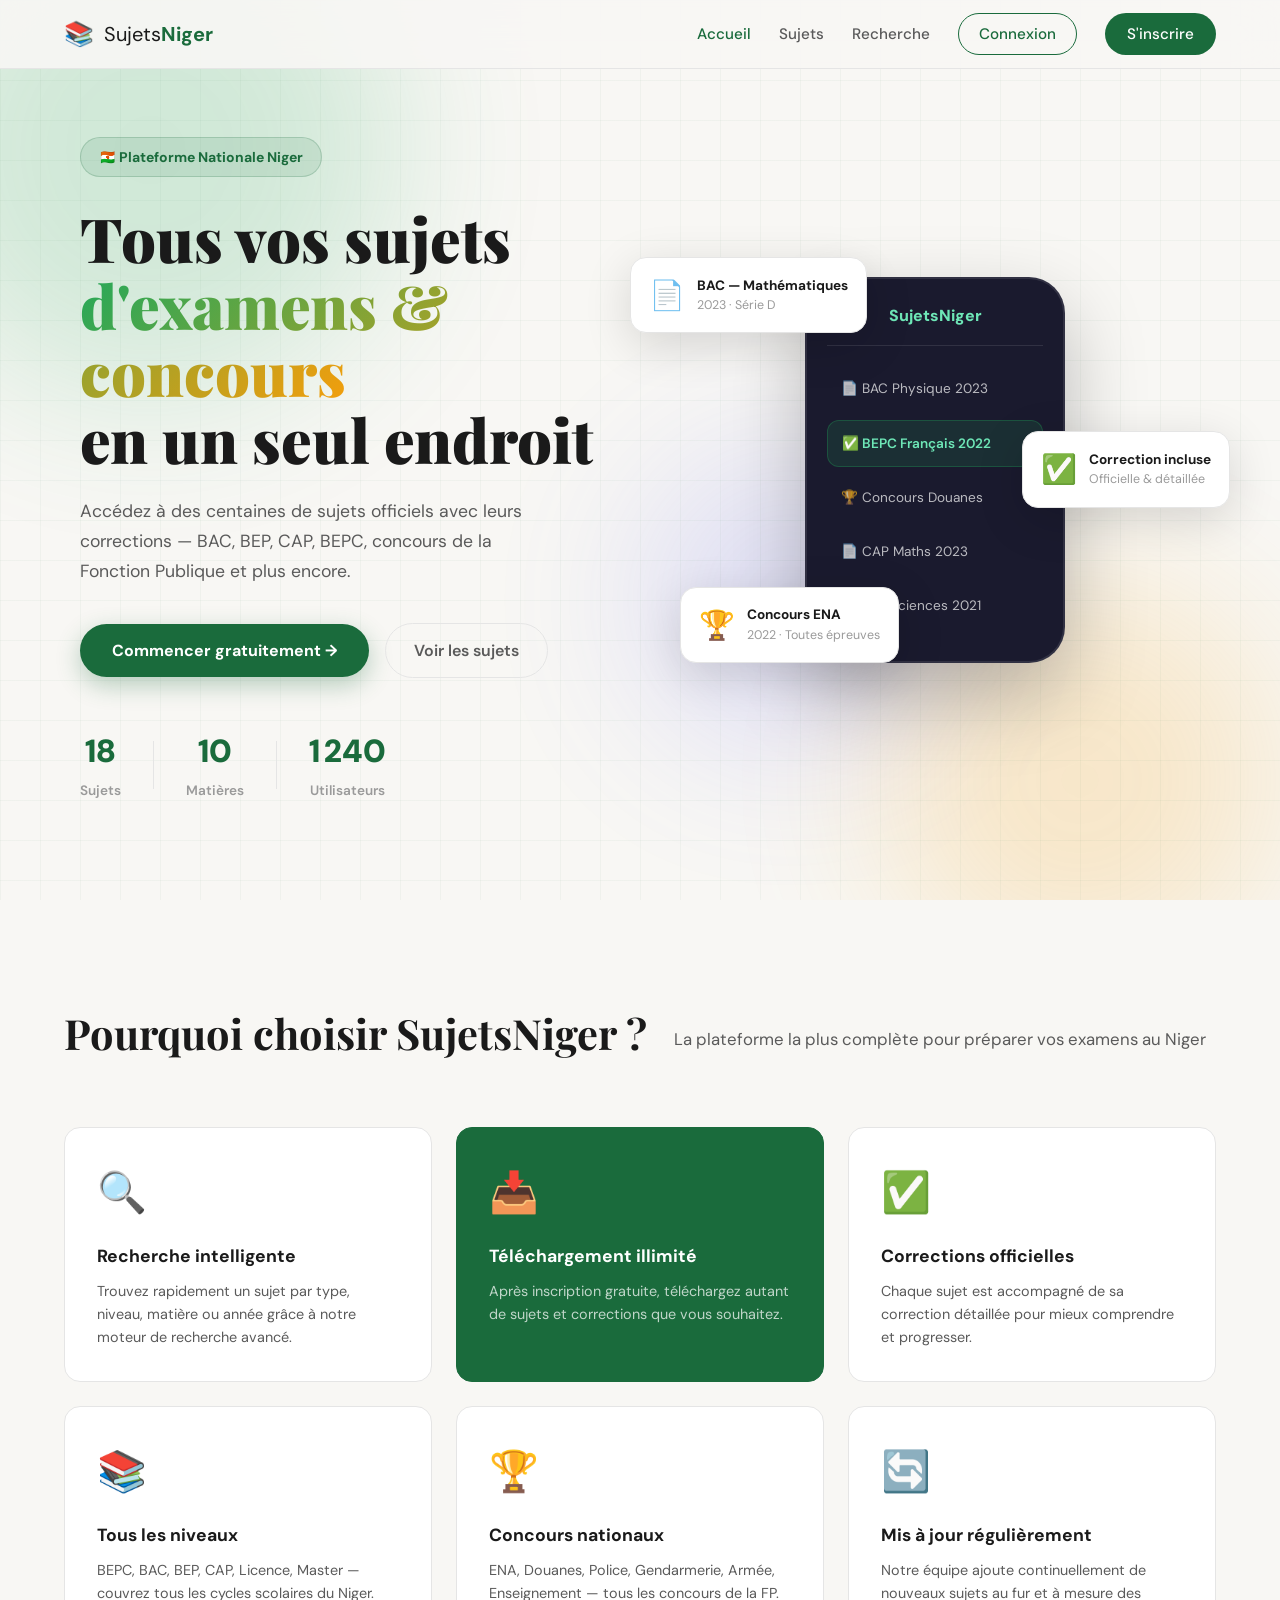
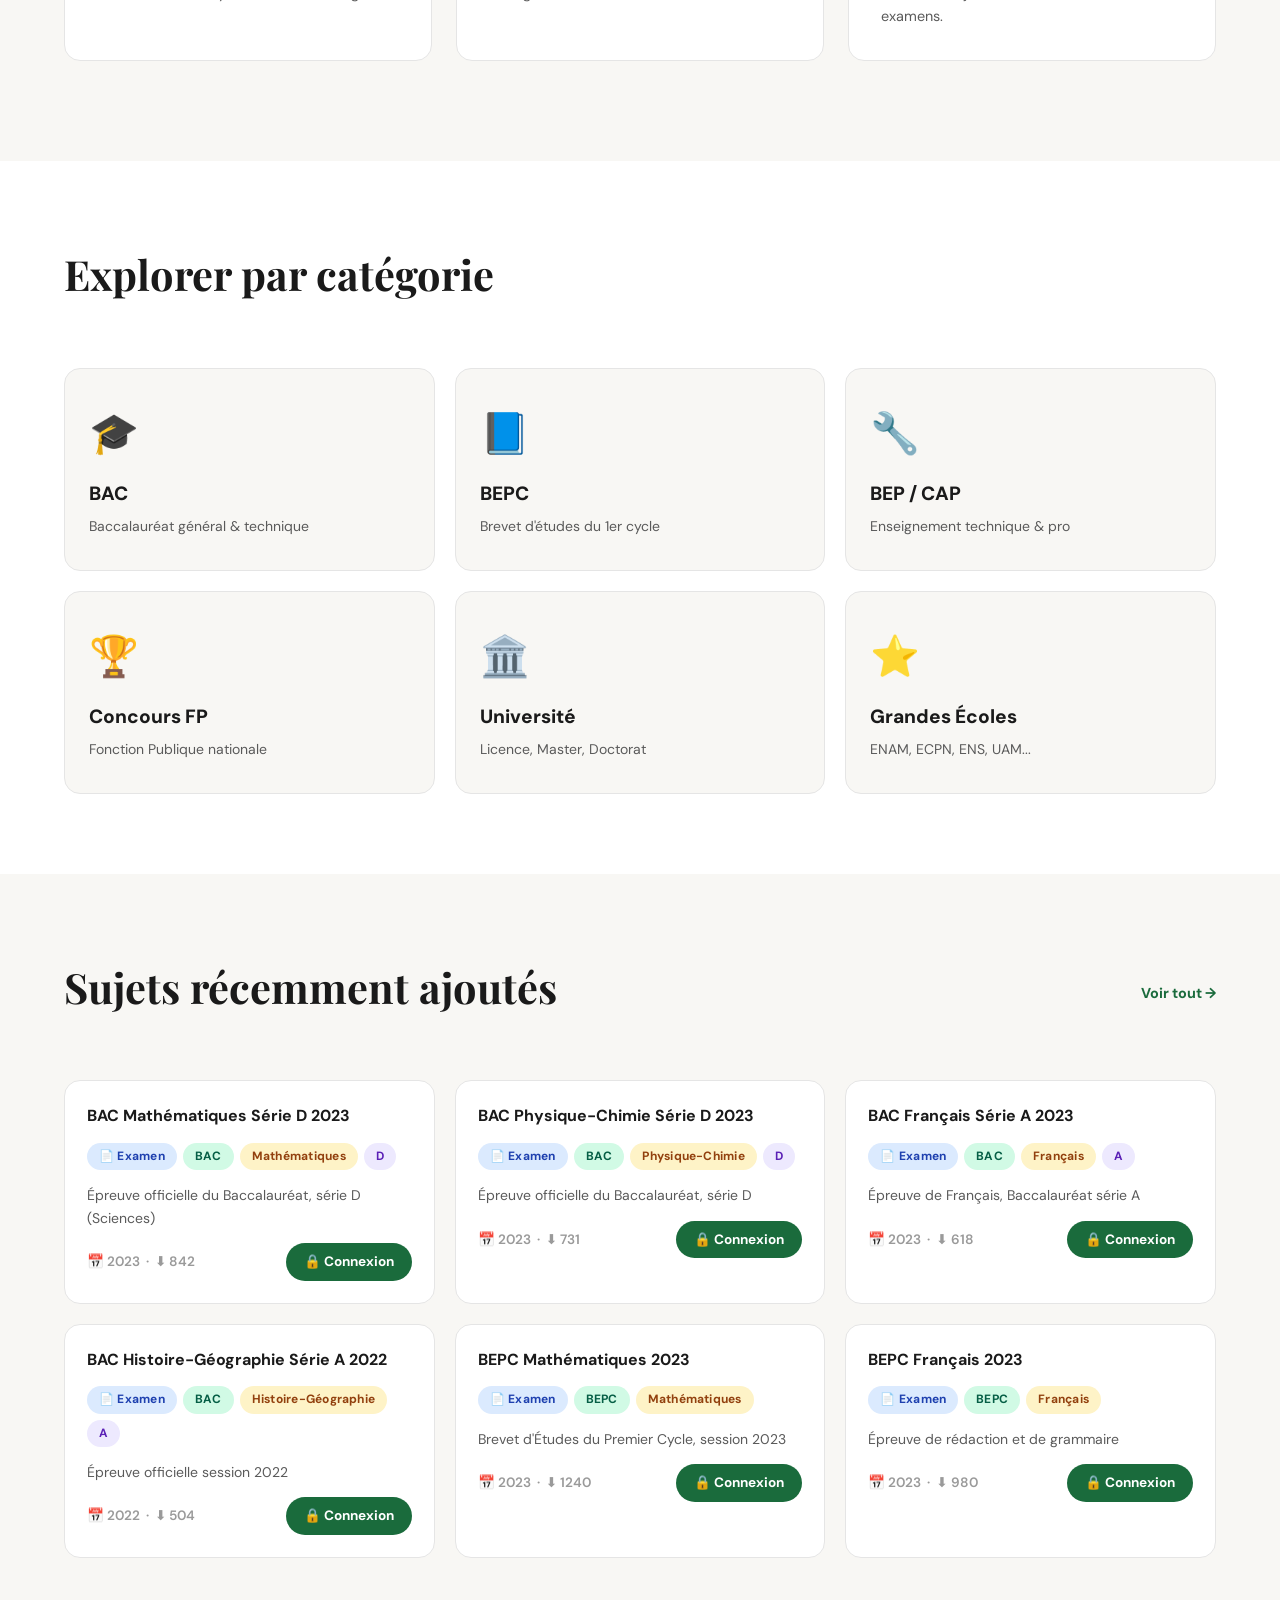
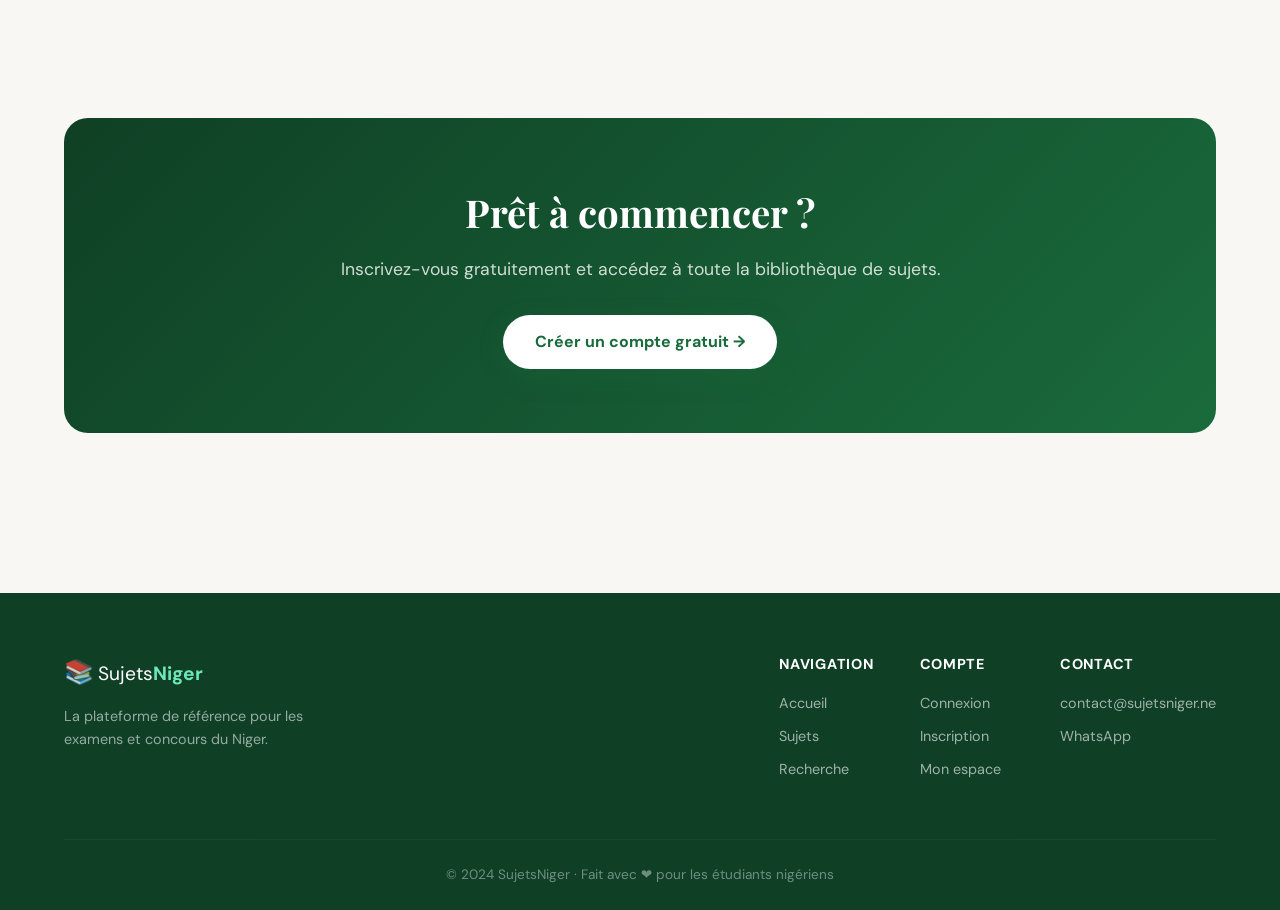
<file: index.html>
<!DOCTYPE html>
<html lang="fr">
<head>
  <meta charset="UTF-8">
  <meta name="viewport" content="width=device-width, initial-scale=1.0">
  <title>SujetsNiger — Examens & Concours</title>
  <link rel="stylesheet" href="main.css">
  <link rel="stylesheet" href="home.css">
  <link rel="preconnect" href="https://fonts.googleapis.com">
  <link href="https://fonts.googleapis.com/css2?family=Playfair+Display:wght@700;900&family=DM+Sans:wght@300;400;500;600&display=swap" rel="stylesheet">
</head>
<body>

<!-- NAV -->
<nav class="navbar" id="navbar">
  <div class="nav-inner">
    <a href="index.html" class="logo">
      <span class="logo-icon">📚</span>
      <span class="logo-text">Sujets<strong>Niger</strong></span>
    </a>
    <div class="nav-links" id="navLinks">
      <a href="index.html" class="active">Accueil</a>
      <a href="sujets.html">Sujets</a>
      <a href="recherche.html">Recherche</a>
      <a href="login.html" class="btn-outline">Connexion</a>
      <a href="register.html" class="btn-primary">S'inscrire</a>
    </div>
    <button class="burger" id="burger" aria-label="Menu">
      <span></span><span></span><span></span>
    </button>
  </div>
</nav>

<!-- HERO -->
<section class="hero">
  <div class="hero-bg">
    <div class="orb orb1"></div>
    <div class="orb orb2"></div>
    <div class="orb orb3"></div>
    <div class="grid-pattern"></div>
  </div>
  <div class="hero-content">
    <div class="hero-badge">🇳🇪 Plateforme Nationale Niger</div>
    <h1 class="hero-title">
      Tous vos sujets<br>
      <span class="gradient-text">d'examens & concours</span><br>
      en un seul endroit
    </h1>
    <p class="hero-sub">
      Accédez à des centaines de sujets officiels avec leurs corrections — 
      BAC, BEP, CAP, BEPC, concours de la Fonction Publique et plus encore.
    </p>
    <div class="hero-actions">
      <a href="register.html" class="btn-hero-primary">Commencer gratuitement →</a>
      <a href="sujets.html" class="btn-hero-ghost">Voir les sujets</a>
    </div>
    <div class="hero-stats">
      <div class="stat"><strong id="cnt-sujets">0</strong><span>Sujets</span></div>
      <div class="stat-sep"></div>
      <div class="stat"><strong id="cnt-matieres">0</strong><span>Matières</span></div>
      <div class="stat-sep"></div>
      <div class="stat"><strong id="cnt-users">0</strong><span>Utilisateurs</span></div>
    </div>
  </div>
  <div class="hero-visual">
    <div class="card-float card-f1">
      <span class="card-emoji">📄</span>
      <div>
        <div class="card-title">BAC — Mathématiques</div>
        <div class="card-sub">2023 · Série D</div>
      </div>
    </div>
    <div class="card-float card-f2">
      <span class="card-emoji">✅</span>
      <div>
        <div class="card-title">Correction incluse</div>
        <div class="card-sub">Officielle & détaillée</div>
      </div>
    </div>
    <div class="card-float card-f3">
      <span class="card-emoji">🏆</span>
      <div>
        <div class="card-title">Concours ENA</div>
        <div class="card-sub">2022 · Toutes épreuves</div>
      </div>
    </div>
    <div class="hero-phone">
      <div class="phone-screen">
        <div class="phone-header">SujetsNiger</div>
        <div class="phone-item">📄 BAC Physique 2023</div>
        <div class="phone-item active">✅ BEPC Français 2022</div>
        <div class="phone-item">🏆 Concours Douanes</div>
        <div class="phone-item">📄 CAP Maths 2023</div>
        <div class="phone-item">📄 BEP Sciences 2021</div>
      </div>
    </div>
  </div>
</section>

<!-- FEATURES -->
<section class="features">
  <div class="container">
    <div class="section-header">
      <h2>Pourquoi choisir SujetsNiger ?</h2>
      <p>La plateforme la plus complète pour préparer vos examens au Niger</p>
    </div>
    <div class="features-grid">
      <div class="feature-card">
        <div class="feature-icon">🔍</div>
        <h3>Recherche intelligente</h3>
        <p>Trouvez rapidement un sujet par type, niveau, matière ou année grâce à notre moteur de recherche avancé.</p>
      </div>
      <div class="feature-card featured">
        <div class="feature-icon">📥</div>
        <h3>Téléchargement illimité</h3>
        <p>Après inscription gratuite, téléchargez autant de sujets et corrections que vous souhaitez.</p>
      </div>
      <div class="feature-card">
        <div class="feature-icon">✅</div>
        <h3>Corrections officielles</h3>
        <p>Chaque sujet est accompagné de sa correction détaillée pour mieux comprendre et progresser.</p>
      </div>
      <div class="feature-card">
        <div class="feature-icon">📚</div>
        <h3>Tous les niveaux</h3>
        <p>BEPC, BAC, BEP, CAP, Licence, Master — couvrez tous les cycles scolaires du Niger.</p>
      </div>
      <div class="feature-card">
        <div class="feature-icon">🏆</div>
        <h3>Concours nationaux</h3>
        <p>ENA, Douanes, Police, Gendarmerie, Armée, Enseignement — tous les concours de la FP.</p>
      </div>
      <div class="feature-card">
        <div class="feature-icon">🔄</div>
        <h3>Mis à jour régulièrement</h3>
        <p>Notre équipe ajoute continuellement de nouveaux sujets au fur et à mesure des examens.</p>
      </div>
    </div>
  </div>
</section>

<!-- CATEGORIES -->
<section class="categories">
  <div class="container">
    <div class="section-header">
      <h2>Explorer par catégorie</h2>
    </div>
    <div class="cat-grid">
      <a href="sujets.html?type=examen&niveau=BAC" class="cat-card">
        <div class="cat-bg" style="--c:#f59e0b"></div>
        <span class="cat-icon">🎓</span>
        <h3>BAC</h3>
        <p>Baccalauréat général & technique</p>
      </a>
      <a href="sujets.html?type=examen&niveau=BEPC" class="cat-card">
        <div class="cat-bg" style="--c:#10b981"></div>
        <span class="cat-icon">📘</span>
        <h3>BEPC</h3>
        <p>Brevet d'études du 1er cycle</p>
      </a>
      <a href="sujets.html?type=examen&niveau=BEP" class="cat-card">
        <div class="cat-bg" style="--c:#6366f1"></div>
        <span class="cat-icon">🔧</span>
        <h3>BEP / CAP</h3>
        <p>Enseignement technique & pro</p>
      </a>
      <a href="sujets.html?type=concours" class="cat-card">
        <div class="cat-bg" style="--c:#ef4444"></div>
        <span class="cat-icon">🏆</span>
        <h3>Concours FP</h3>
        <p>Fonction Publique nationale</p>
      </a>
      <a href="sujets.html?type=concours&niveau=Université" class="cat-card">
        <div class="cat-bg" style="--c:#8b5cf6"></div>
        <span class="cat-icon">🏛️</span>
        <h3>Université</h3>
        <p>Licence, Master, Doctorat</p>
      </a>
      <a href="sujets.html?type=concours&niveau=Grandes Écoles" class="cat-card">
        <div class="cat-bg" style="--c:#0ea5e9"></div>
        <span class="cat-icon">⭐</span>
        <h3>Grandes Écoles</h3>
        <p>ENAM, ECPN, ENS, UAM...</p>
      </a>
    </div>
  </div>
</section>

<!-- RECENT -->
<section class="recent">
  <div class="container">
    <div class="section-header">
      <h2>Sujets récemment ajoutés</h2>
      <a href="sujets.html" class="see-all">Voir tout →</a>
    </div>
    <div class="recent-grid" id="recentGrid">
      <!-- populated by JS -->
    </div>
  </div>
</section>

<!-- CTA -->
<section class="cta-section">
  <div class="container">
    <div class="cta-box">
      <h2>Prêt à commencer ?</h2>
      <p>Inscrivez-vous gratuitement et accédez à toute la bibliothèque de sujets.</p>
      <a href="register.html" class="btn-hero-primary">Créer un compte gratuit →</a>
    </div>
  </div>
</section>

<!-- FOOTER -->
<footer class="footer">
  <div class="container">
    <div class="footer-inner">
      <div class="footer-brand">
        <span class="logo-icon">📚</span>
        <span class="logo-text">Sujets<strong>Niger</strong></span>
        <p>La plateforme de référence pour les examens et concours du Niger.</p>
      </div>
      <div class="footer-links">
        <div class="footer-col">
          <h4>Navigation</h4>
          <a href="index.html">Accueil</a>
          <a href="sujets.html">Sujets</a>
          <a href="recherche.html">Recherche</a>
        </div>
        <div class="footer-col">
          <h4>Compte</h4>
          <a href="login.html">Connexion</a>
          <a href="register.html">Inscription</a>
          <a href="dashboard.html">Mon espace</a>
        </div>
        <div class="footer-col">
          <h4>Contact</h4>
          <a href="mailto:contact@sujetsniger.ne">contact@sujetsniger.ne</a>
          <a href="#">WhatsApp</a>
        </div>
      </div>
    </div>
    <div class="footer-bottom">
      <p>© 2024 SujetsNiger · Fait avec ❤️ pour les étudiants nigériens</p>
    </div>
  </div>
</footer>

<script src="db.js"></script>
<script src="auth.js"></script>
<script src="main.js"></script>
<script src="home.js"></script>
</body>
</html>
</file>
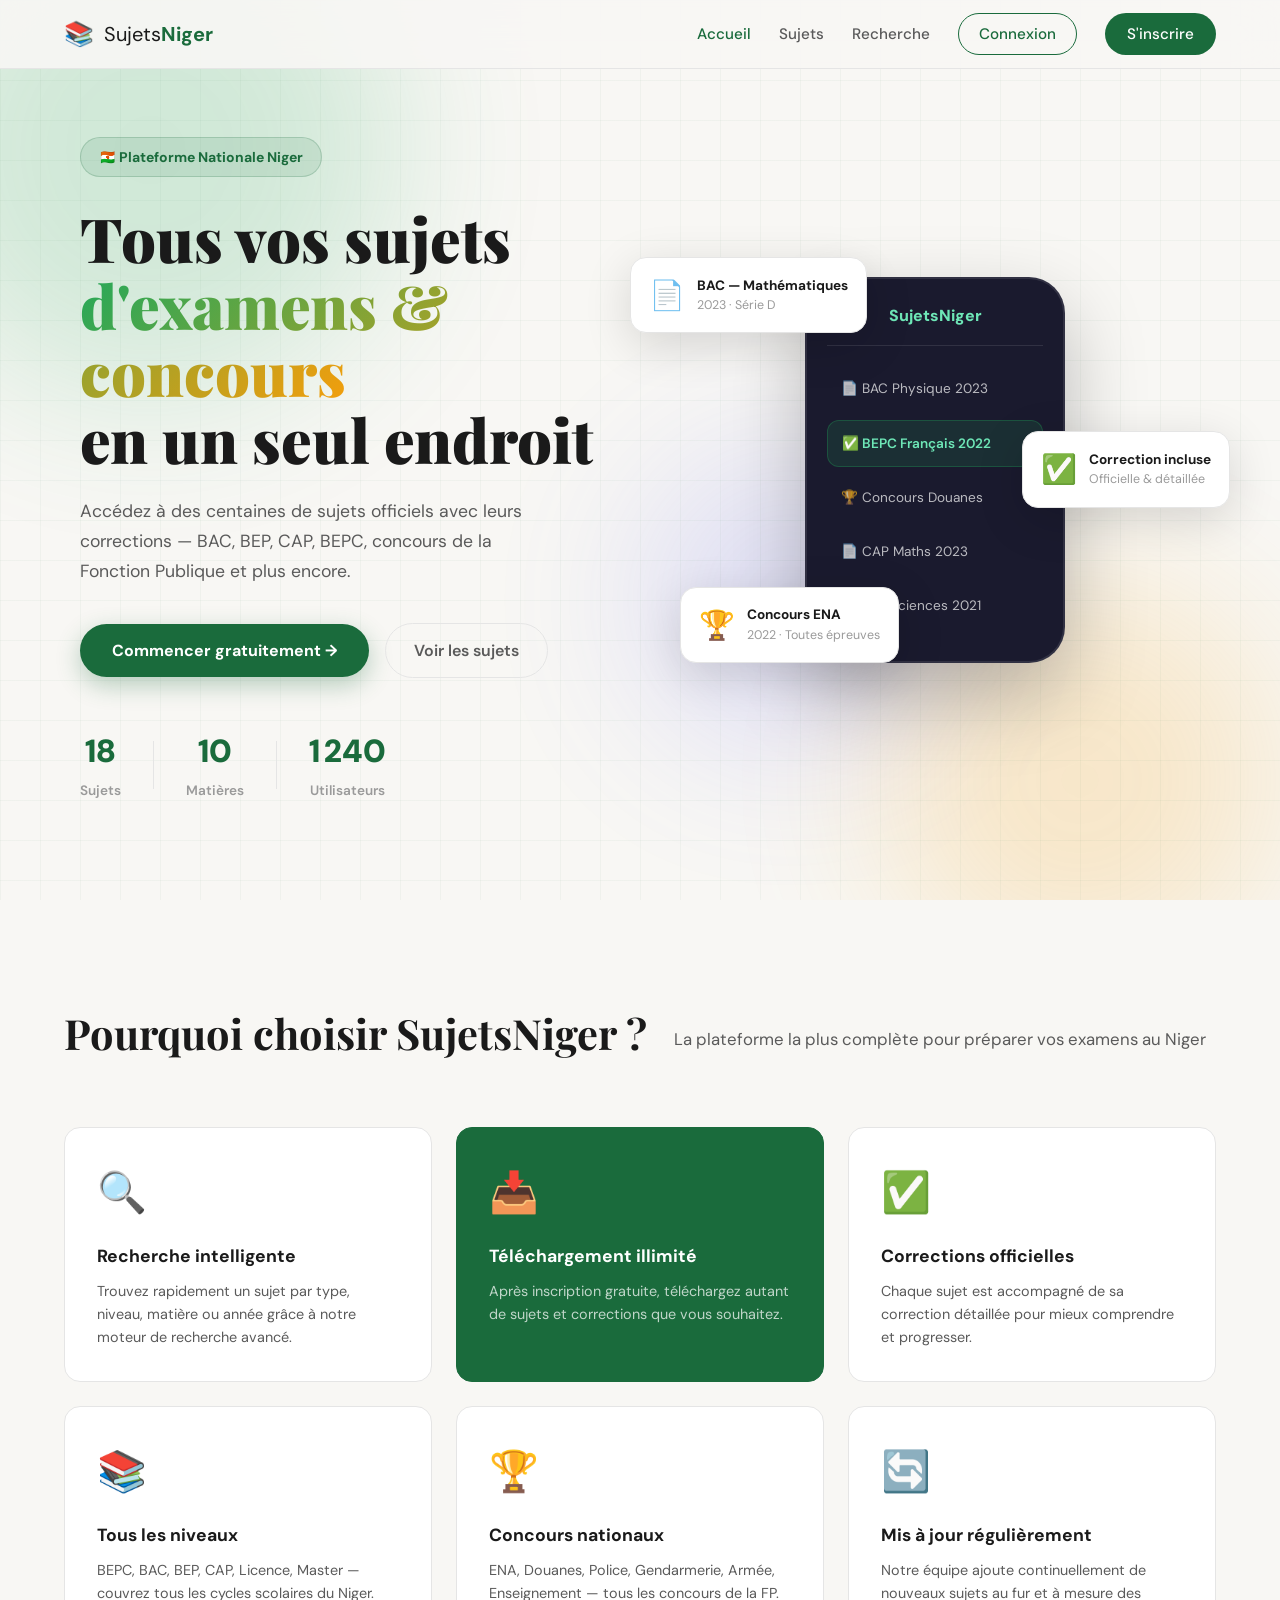
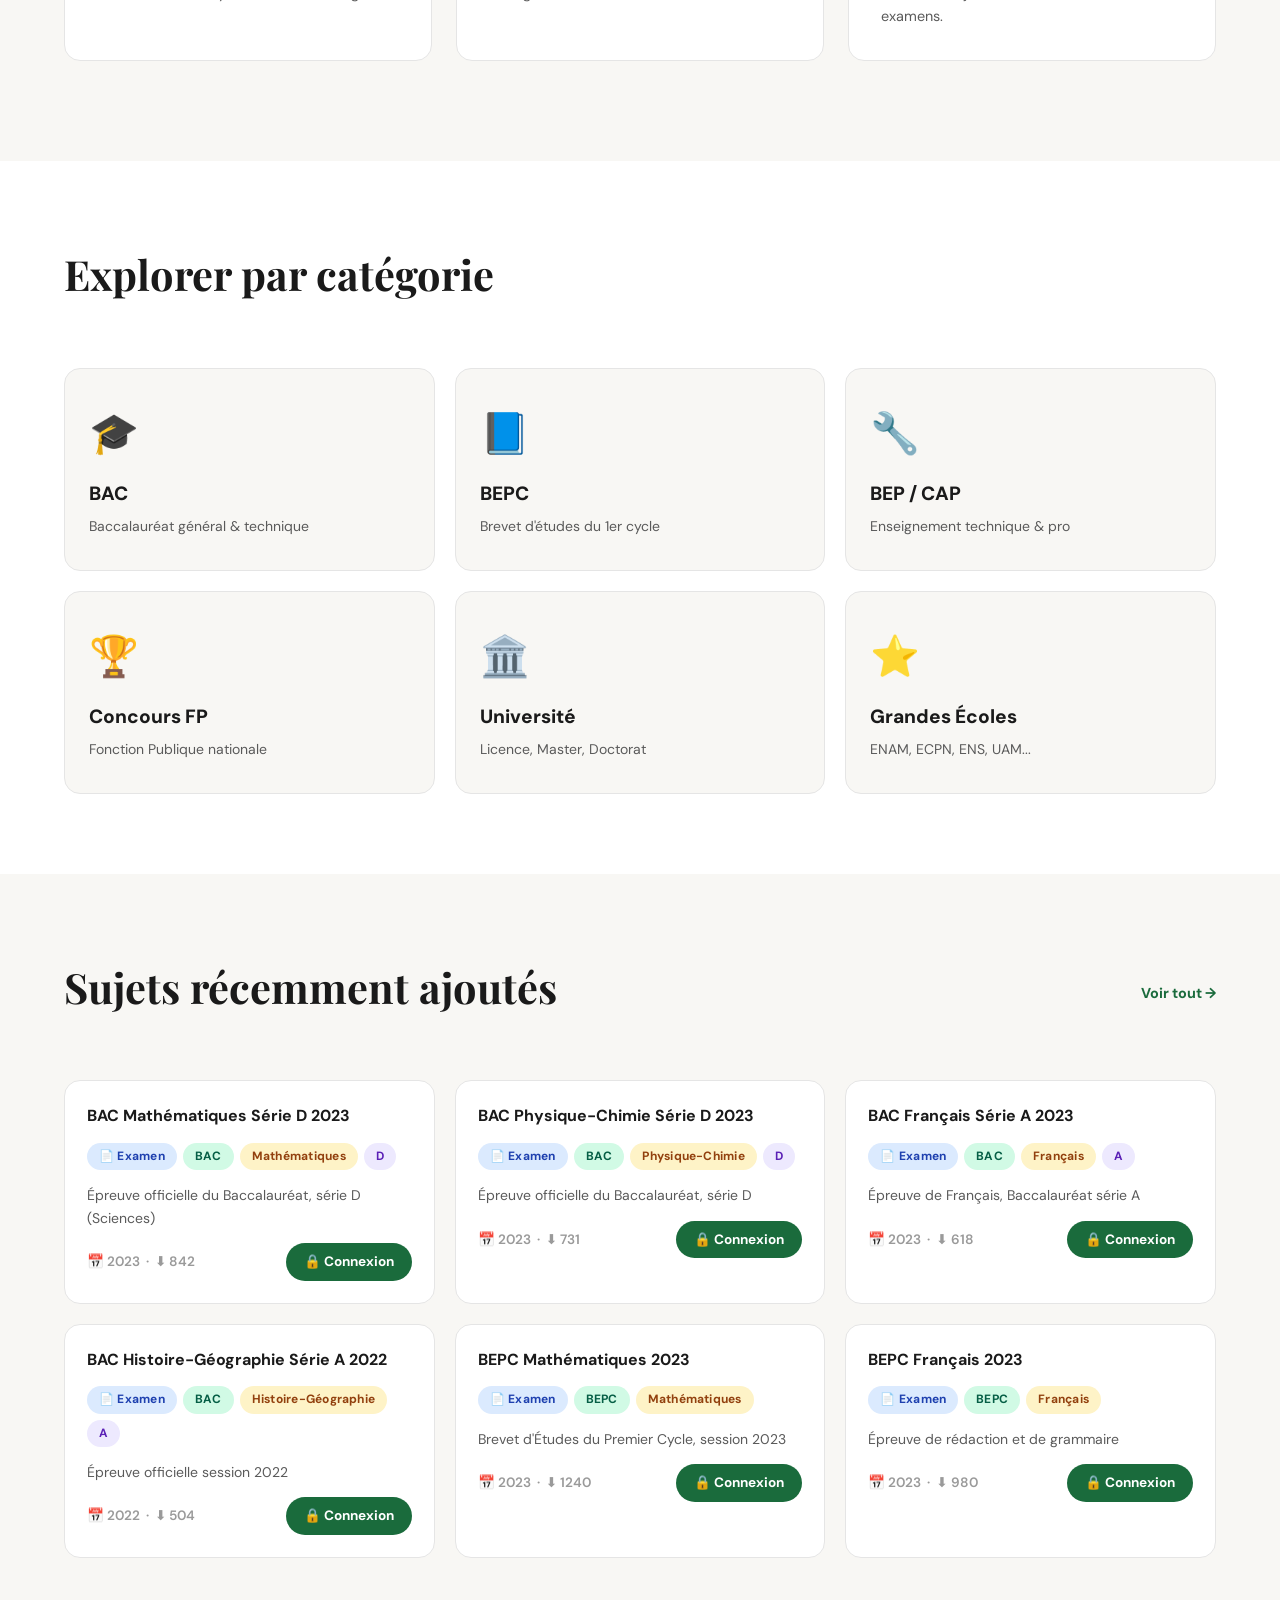
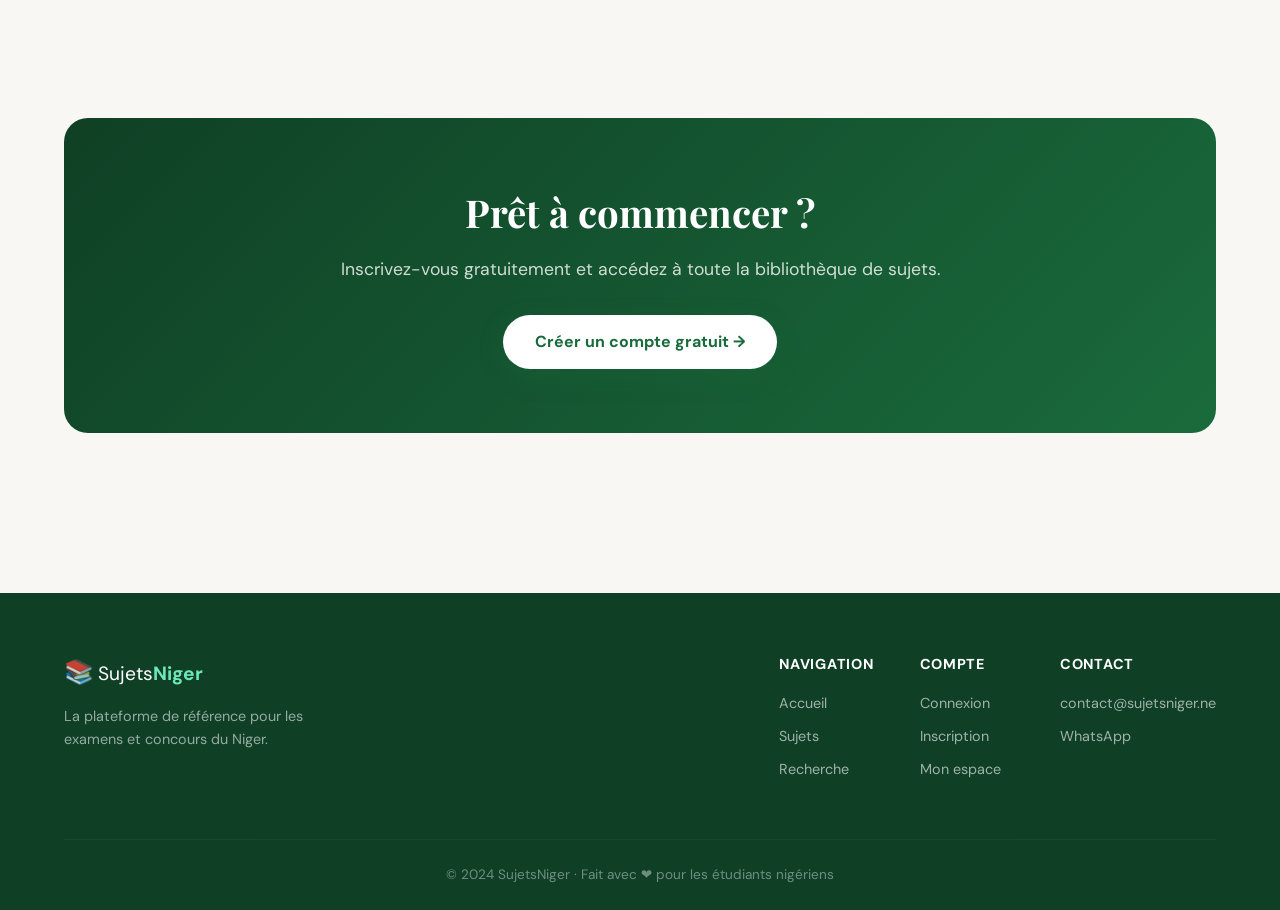
<file: dashboard.html>
<!DOCTYPE html>
<html lang="fr">
<head>
  <meta charset="UTF-8">
  <meta name="viewport" content="width=device-width, initial-scale=1.0">
  <title>Admin — SujetsNiger</title>
  <link rel="stylesheet" href="main.css">
  <link rel="preconnect" href="https://fonts.googleapis.com">
  <link href="https://fonts.googleapis.com/css2?family=Playfair+Display:wght@700;900&family=DM+Sans:wght@300;400;500;600&display=swap" rel="stylesheet">
  <style>
    .admin-badge { background: #fef3c7; color: #92400e; font-size:.75rem; font-weight:700; padding:3px 10px; border-radius:50px; }
    .section-tabs { display:flex; gap:8px; margin-bottom:28px; flex-wrap:wrap; }
    .tab-btn {
      padding:9px 20px; border-radius:50px; border:1.5px solid var(--border);
      background:var(--bg2); cursor:pointer; font-family:inherit;
      font-size:.875rem; font-weight:600; transition:all .2s; color:var(--text2);
    }
    .tab-btn.active { background:var(--primary); color:#fff; border-color:var(--primary); }
    .form-row { display:grid; grid-template-columns:1fr 1fr; gap:16px; }
    @media(max-width:600px){.form-row{grid-template-columns:1fr}}
  </style>
</head>
<body>

<nav class="navbar" id="navbar" style="background:rgba(15,64,37,0.97);border-bottom-color:rgba(255,255,255,.1)">
  <div class="nav-inner">
    <a href="index.html" class="logo" style="color:#fff">
      <span class="logo-icon">📚</span>
      <span class="logo-text" style="color:#fff">Sujets<strong style="color:#6ee7b7">Niger</strong></span>
    </a>
    <div style="display:flex;align-items:center;gap:16px">
      <span class="admin-badge">⚙️ ADMIN</span>
      <a href="index.html" style="color:rgba(255,255,255,.7);font-size:.875rem;text-decoration:none">← Site public</a>
      <button onclick="Auth.logout()" style="background:rgba(255,255,255,.1);color:#fff;border:1px solid rgba(255,255,255,.2);padding:8px 18px;border-radius:50px;cursor:pointer;font-family:inherit;font-size:.875rem">Déconnexion</button>
    </div>
  </div>
</nav>

<div class="dashboard-page">
  <aside class="sidebar">
    <div class="sidebar-user" id="sidebarUser" style="background:rgba(255,255,255,.1);border:1px solid rgba(255,255,255,.1)">
      <strong id="adminName" style="color:#fff">Admin</strong>
      <span style="opacity:.7">Administrateur</span>
    </div>
    <nav class="sidebar-nav">
      <a href="#" class="active" onclick="showSection('overview')" id="nav-overview"><span class="nav-icon">📊</span> Vue d'ensemble</a>
      <a href="#" onclick="showSection('sujets')" id="nav-sujets"><span class="nav-icon">📚</span> Gestion Sujets</a>
      <a href="#" onclick="showSection('users')" id="nav-users"><span class="nav-icon">👥</span> Utilisateurs</a>
      <a href="#" onclick="showSection('stats')" id="nav-stats"><span class="nav-icon">📈</span> Statistiques</a>
      <hr style="border:none;border-top:1px solid var(--border);margin:12px 0">
      <a href="sujets.html"><span class="nav-icon">🌐</span> Voir le site</a>
    </nav>
  </aside>

  <main class="main-content">
    <!-- OVERVIEW -->
    <div id="sec-overview">
      <h1 class="page-title">📊 Tableau de Bord Admin</h1>
      <div class="stats-row" id="statsRow"></div>
      <h2 style="font-family:var(--font-display);font-size:1.3rem;margin-bottom:16px">⚡ Actions rapides</h2>
      <div style="display:flex;gap:12px;flex-wrap:wrap;margin-bottom:32px">
        <button class="btn-hero-primary" style="padding:12px 24px;font-size:.9rem" onclick="openModal()">➕ Ajouter un sujet</button>
        <button onclick="showSection('users')" class="btn-hero-ghost" style="padding:12px 24px;font-size:.9rem">👥 Gérer utilisateurs</button>
      </div>
      <h2 style="font-family:var(--font-display);font-size:1.3rem;margin-bottom:16px">📋 Sujets récents</h2>
      <div class="table-wrap">
        <table class="data-table">
          <thead><tr><th>Titre</th><th>Type</th><th>Niveau</th><th>Année</th><th>⬇</th><th>Actions</th></tr></thead>
          <tbody id="overviewTbody"></tbody>
        </table>
      </div>
    </div>

    <!-- SUJETS MANAGEMENT -->
    <div id="sec-sujets" style="display:none">
      <div style="display:flex;justify-content:space-between;align-items:center;flex-wrap:wrap;gap:12px;margin-bottom:24px">
        <h1 class="page-title" style="margin:0">📚 Gestion des Sujets</h1>
        <button class="btn-hero-primary" style="padding:11px 24px;font-size:.9rem" onclick="openModal()">➕ Ajouter un sujet</button>
      </div>

      <!-- Filters -->
      <div style="display:flex;gap:12px;flex-wrap:wrap;margin-bottom:20px">
        <input type="text" id="adminSearch" placeholder="🔍 Rechercher..." oninput="renderSujetsTable()" style="padding:9px 16px;border:1.5px solid var(--border);border-radius:50px;font-family:inherit;width:220px;outline:none">
        <select id="adminFType" onchange="renderSujetsTable()" style="padding:9px 14px;border:1.5px solid var(--border);border-radius:50px;font-family:inherit;background:var(--bg2)">
          <option value="">Tous types</option><option value="examen">Examen</option><option value="concours">Concours</option>
        </select>
        <select id="adminFNiveau" onchange="renderSujetsTable()" style="padding:9px 14px;border:1.5px solid var(--border);border-radius:50px;font-family:inherit;background:var(--bg2)">
          <option value="">Tous niveaux</option>
          <option>BEPC</option><option>BAC</option><option>BEP</option><option>CAP</option>
          <option>Université</option><option>Fonction Publique</option><option>Grandes Écoles</option>
        </select>
      </div>

      <div class="table-wrap">
        <table class="data-table">
          <thead><tr><th>ID</th><th>Titre</th><th>Type</th><th>Niveau</th><th>Matière</th><th>Année</th><th>Série</th><th>⬇</th><th>Ajouté le</th><th>Actions</th></tr></thead>
          <tbody id="sujetsAdminTbody"></tbody>
        </table>
      </div>
    </div>

    <!-- USERS -->
    <div id="sec-users" style="display:none">
      <h1 class="page-title">👥 Utilisateurs</h1>
      <div class="table-wrap">
        <table class="data-table">
          <thead><tr><th>Nom</th><th>Email</th><th>Niveau</th><th>Rôle</th><th>Inscrit le</th><th>Actions</th></tr></thead>
          <tbody id="usersTbody"></tbody>
        </table>
      </div>
    </div>

    <!-- STATS -->
    <div id="sec-stats" style="display:none">
      <h1 class="page-title">📈 Statistiques</h1>
      <div class="stats-row" id="statsRow2"></div>

      <div style="display:grid;grid-template-columns:1fr 1fr;gap:24px;margin-top:24px">
        <div class="table-wrap" style="padding:24px">
          <h3 style="font-weight:700;margin-bottom:16px">🔥 Top 10 — Sujets les plus téléchargés</h3>
          <div id="topDownloads"></div>
        </div>
        <div class="table-wrap" style="padding:24px">
          <h3 style="font-weight:700;margin-bottom:16px">📚 Sujets par niveau</h3>
          <div id="byNiveau"></div>
        </div>
      </div>
    </div>
  </main>
</div>

<!-- MODAL: ADD/EDIT SUJET -->
<div class="modal-overlay" id="modalOverlay">
  <div class="modal">
    <div class="modal-header">
      <h2 id="modalTitle">➕ Ajouter un sujet</h2>
      <button class="modal-close" onclick="closeModal()">✕</button>
    </div>

    <div class="alert alert-error" id="modalError"><span>❌</span> <span id="modalErrorMsg"></span></div>
    <div class="alert alert-success" id="modalSuccess"><span>✅</span> Sujet enregistré avec succès !</div>

    <input type="hidden" id="editId">

    <div class="form-row">
      <div class="form-group">
        <label>Type *</label>
        <select id="fmType">
          <option value="examen">📄 Examen</option>
          <option value="concours">🏆 Concours</option>
        </select>
      </div>
      <div class="form-group">
        <label>Niveau *</label>
        <select id="fmNiveau">
          <option>BEPC</option><option>BAC</option><option>BEP</option>
          <option>CAP</option><option>Université</option>
          <option>Fonction Publique</option><option>Grandes Écoles</option>
        </select>
      </div>
    </div>

    <div class="form-row">
      <div class="form-group">
        <label>Matière *</label>
        <input type="text" id="fmMatiere" placeholder="Ex: Mathématiques">
      </div>
      <div class="form-group">
        <label>Année *</label>
        <input type="number" id="fmAnnee" placeholder="2023" min="1990" max="2030">
      </div>
    </div>

    <div class="form-group">
      <label>Série / Concours spécifique</label>
      <input type="text" id="fmSerie" placeholder="Ex: Série D, ENA, Police...">
    </div>

    <div class="form-group">
      <label>Titre complet *</label>
      <input type="text" id="fmTitre" placeholder="Ex: BAC Mathématiques Série D 2023">
    </div>

    <div class="form-group">
      <label>Description</label>
      <textarea id="fmDescription" placeholder="Brève description du sujet..."></textarea>
    </div>

    <div class="form-group">
      <label>🔗 URL du sujet (PDF)</label>
      <input type="text" id="fmSujetUrl" placeholder="https://... ou # pour placeholder">
    </div>

    <div class="form-group">
      <label>🔗 URL de la correction (PDF)</label>
      <input type="text" id="fmCorrUrl" placeholder="https://... ou # pour placeholder">
    </div>

    <div style="display:flex;gap:12px;justify-content:flex-end;margin-top:8px">
      <button onclick="closeModal()" style="padding:11px 24px;border:1.5px solid var(--border);border-radius:50px;background:none;cursor:pointer;font-family:inherit;font-size:.9rem">Annuler</button>
      <button class="btn-submit" style="width:auto;padding:11px 32px" onclick="saveSujet()">💾 Enregistrer</button>
    </div>
  </div>
</div>

<!-- CONFIRM MODAL -->
<div class="modal-overlay" id="confirmOverlay">
  <div class="modal" style="max-width:400px">
    <div class="modal-header">
      <h2>⚠️ Confirmer la suppression</h2>
      <button class="modal-close" onclick="closeConfirm()">✕</button>
    </div>
    <p style="color:var(--text2);margin-bottom:24px">Êtes-vous sûr de vouloir supprimer ce sujet ? Cette action est irréversible.</p>
    <div style="display:flex;gap:12px;justify-content:flex-end">
      <button onclick="closeConfirm()" style="padding:11px 24px;border:1.5px solid var(--border);border-radius:50px;background:none;cursor:pointer;font-family:inherit">Annuler</button>
      <button id="confirmDeleteBtn" class="btn-submit" style="width:auto;padding:11px 28px;background:var(--accent2)">🗑 Supprimer</button>
    </div>
  </div>
</div>

<script src="db.js"></script>
<script src="auth.js"></script>
<script src="main.js"></script>
<script>
// Admin guard
if (!Auth.requireAdmin()) throw new Error('Not admin');

const session = Auth.currentUser();
document.getElementById('adminName').textContent = `${session.prenom} ${session.nom}`;

// ── Stats ──
function renderStats(containerId) {
  const stats = DB.getStats();
  const sujets = DB.getSujets();
  const concours = sujets.filter(s=>s.type==='concours').length;
  document.getElementById(containerId).innerHTML = `
    <div class="stat-card"><span class="stat-icon">📚</span><div><div class="stat-label">Total Sujets</div><div class="stat-value">${stats.sujets}</div></div></div>
    <div class="stat-card"><span class="stat-icon">👥</span><div><div class="stat-label">Utilisateurs</div><div class="stat-value">${stats.users}</div></div></div>
    <div class="stat-card"><span class="stat-icon">⬇</span><div><div class="stat-label">Téléchargements</div><div class="stat-value">${stats.downloads.toLocaleString('fr-FR')}</div></div></div>
    <div class="stat-card"><span class="stat-icon">🏆</span><div><div class="stat-label">Concours</div><div class="stat-value">${concours}</div></div></div>
  `;
}
renderStats('statsRow');

// ── Overview table ──
function renderOverview() {
  const sujets = DB.getSujets().slice(0,10);
  document.getElementById('overviewTbody').innerHTML = sujets.map(s => `
    <tr>
      <td><strong>${s.titre}</strong></td>
      <td><span class="badge ${s.type==='examen'?'badge-blue':'badge-red'}">${s.type}</span></td>
      <td>${s.niveau}</td>
      <td>${s.annee}</td>
      <td>${(s.downloads||0).toLocaleString('fr-FR')}</td>
      <td><button class="btn-action btn-edit" onclick="editSujet(${s.id})">✏️ Éditer</button></td>
    </tr>`).join('');
}
renderOverview();

// ── Sujets table ──
function renderSujetsTable() {
  const q = document.getElementById('adminSearch')?.value || '';
  const type = document.getElementById('adminFType')?.value || '';
  const niveau = document.getElementById('adminFNiveau')?.value || '';
  const sujets = DB.searchSujets({ q, type, niveau });

  document.getElementById('sujetsAdminTbody').innerHTML = sujets.map(s => `
    <tr>
      <td style="font-size:.8rem;color:var(--text3)">#${s.id}</td>
      <td><strong style="font-size:.875rem">${s.titre}</strong></td>
      <td><span class="badge ${s.type==='examen'?'badge-blue':'badge-red'}" style="font-size:.7rem">${s.type}</span></td>
      <td><span class="badge badge-green" style="font-size:.7rem">${s.niveau}</span></td>
      <td style="font-size:.875rem">${s.matiere}</td>
      <td>${s.annee}</td>
      <td style="font-size:.8rem">${s.serie||'—'}</td>
      <td style="font-size:.875rem">${(s.downloads||0).toLocaleString('fr-FR')}</td>
      <td style="font-size:.8rem;color:var(--text3)">${s.createdAt||'—'}</td>
      <td>
        <button class="btn-action btn-edit" onclick="editSujet(${s.id})">✏️</button>
        <button class="btn-action btn-delete" onclick="confirmDelete(${s.id})" style="margin-left:6px">🗑️</button>
      </td>
    </tr>`).join('');

  if (sujets.length === 0) {
    document.getElementById('sujetsAdminTbody').innerHTML = '<tr><td colspan="10" style="text-align:center;padding:40px;color:var(--text2)">Aucun sujet trouvé</td></tr>';
  }
}

// ── Users table ──
function renderUsers() {
  const users = DB.getUsers();
  document.getElementById('usersTbody').innerHTML = users.map(u => `
    <tr>
      <td><strong>${u.prenom||''} ${u.nom||''}</strong></td>
      <td style="font-size:.875rem">${u.email}</td>
      <td>${u.niveau||'—'}</td>
      <td><span class="badge ${u.role==='admin'?'badge-red':'badge-green'}">${u.role}</span></td>
      <td style="font-size:.8rem;color:var(--text2)">${u.createdAt||'—'}</td>
      <td>
        ${u.role !== 'admin' ? `<button class="btn-action btn-delete" onclick="deleteUser('${u.id}')">🗑️ Supprimer</button>` : '<span style="font-size:.8rem;color:var(--text3)">Admin</span>'}
      </td>
    </tr>`).join('');
}

// ── Stats section ──
function renderStatsSection() {
  renderStats('statsRow2');
  const sujets = DB.getSujets();
  const top = [...sujets].sort((a,b)=>(b.downloads||0)-(a.downloads||0)).slice(0,10);
  document.getElementById('topDownloads').innerHTML = top.map((s,i)=>`
    <div style="display:flex;justify-content:space-between;align-items:center;padding:10px 0;border-bottom:1px solid var(--border)">
      <div style="display:flex;align-items:center;gap:10px">
        <span style="font-weight:800;color:var(--text3);font-size:.8rem;width:20px">${i+1}</span>
        <span style="font-size:.85rem;font-weight:600">${s.matiere} ${s.niveau} ${s.annee}</span>
      </div>
      <span style="font-weight:800;color:var(--primary)">${(s.downloads||0).toLocaleString('fr-FR')}</span>
    </div>`).join('');

  const byNiv = {};
  sujets.forEach(s => { byNiv[s.niveau] = (byNiv[s.niveau]||0)+1; });
  const sorted = Object.entries(byNiv).sort((a,b)=>b[1]-a[1]);
  const max = sorted[0]?.[1]||1;
  document.getElementById('byNiveau').innerHTML = sorted.map(([niv,cnt])=>`
    <div style="margin-bottom:16px">
      <div style="display:flex;justify-content:space-between;font-size:.875rem;font-weight:600;margin-bottom:6px">
        <span>${niv}</span><span>${cnt}</span>
      </div>
      <div style="background:var(--border);border-radius:50px;height:8px;overflow:hidden">
        <div style="background:var(--primary);height:100%;border-radius:50px;width:${(cnt/max*100).toFixed(0)}%;transition:width .6s"></div>
      </div>
    </div>`).join('');
}

// ── Modal ──
let editingId = null;
function openModal(id=null) {
  editingId = id;
  document.getElementById('editId').value = id||'';
  document.getElementById('modalTitle').textContent = id ? '✏️ Modifier le sujet' : '➕ Ajouter un sujet';
  document.getElementById('modalError').classList.remove('show');
  document.getElementById('modalSuccess').classList.remove('show');

  if (id) {
    const s = DB.getSujetById(id);
    if (s) {
      document.getElementById('fmType').value = s.type;
      document.getElementById('fmNiveau').value = s.niveau;
      document.getElementById('fmMatiere').value = s.matiere;
      document.getElementById('fmAnnee').value = s.annee;
      document.getElementById('fmSerie').value = s.serie||'';
      document.getElementById('fmTitre').value = s.titre;
      document.getElementById('fmDescription').value = s.description||'';
      document.getElementById('fmSujetUrl').value = s.sujet_url||'#';
      document.getElementById('fmCorrUrl').value = s.correction_url||'#';
    }
  } else {
    document.getElementById('fmType').value = 'examen';
    document.getElementById('fmNiveau').value = 'BAC';
    ['fmMatiere','fmAnnee','fmSerie','fmTitre','fmDescription'].forEach(id=>document.getElementById(id).value='');
    document.getElementById('fmSujetUrl').value='#';
    document.getElementById('fmCorrUrl').value='#';
  }
  document.getElementById('modalOverlay').classList.add('open');
}

function closeModal() { document.getElementById('modalOverlay').classList.remove('open'); }

function saveSujet() {
  const type = document.getElementById('fmType').value;
  const niveau = document.getElementById('fmNiveau').value;
  const matiere = document.getElementById('fmMatiere').value.trim();
  const annee = parseInt(document.getElementById('fmAnnee').value);
  const serie = document.getElementById('fmSerie').value.trim();
  const titre = document.getElementById('fmTitre').value.trim();
  const description = document.getElementById('fmDescription').value.trim();
  const sujet_url = document.getElementById('fmSujetUrl').value.trim()||'#';
  const correction_url = document.getElementById('fmCorrUrl').value.trim()||'#';

  const errEl = document.getElementById('modalError');
  const errMsg = document.getElementById('modalErrorMsg');
  errEl.classList.remove('show');

  if (!matiere || !annee || !titre) {
    errMsg.textContent = 'Veuillez remplir les champs obligatoires (matière, année, titre).';
    errEl.classList.add('show'); return;
  }
  if (annee < 1990 || annee > 2030) {
    errMsg.textContent = 'Année invalide.'; errEl.classList.add('show'); return;
  }

  const data = { type, niveau, matiere, annee, serie, titre, description, sujet_url, correction_url };

  if (editingId) {
    DB.updateSujet(editingId, data);
  } else {
    DB.addSujet(data);
  }

  document.getElementById('modalSuccess').classList.add('show');
  renderOverview();
  if (document.getElementById('sec-sujets').style.display !== 'none') renderSujetsTable();
  setTimeout(closeModal, 1200);
}

function editSujet(id) {
  openModal(id);
}

let deleteTargetId = null;
function confirmDelete(id) {
  deleteTargetId = id;
  document.getElementById('confirmOverlay').classList.add('open');
}
function closeConfirm() { document.getElementById('confirmOverlay').classList.remove('open'); deleteTargetId=null; }

document.getElementById('confirmDeleteBtn').onclick = () => {
  if (deleteTargetId) {
    DB.deleteSujet(deleteTargetId);
    closeConfirm();
    renderSujetsTable();
    renderOverview();
    showToast('Sujet supprimé avec succès', 'success');
  }
};

function deleteUser(id) {
  const users = DB.getUsers().filter(u => u.id !== id);
  DB.saveUsers(users);
  renderUsers();
  showToast('Utilisateur supprimé', 'success');
}

// ── Section switching ──
function showSection(name) {
  ['overview','sujets','users','stats'].forEach(s => {
    document.getElementById('sec-'+s).style.display = s===name?'block':'none';
    const nav = document.getElementById('nav-'+s);
    if (nav) nav.classList.toggle('active', s===name);
  });
  if (name==='sujets') renderSujetsTable();
  if (name==='users') renderUsers();
  if (name==='stats') renderStatsSection();
}

// Close modal on overlay click
document.getElementById('modalOverlay').addEventListener('click', function(e) { if(e.target===this) closeModal(); });
document.getElementById('confirmOverlay').addEventListener('click', function(e) { if(e.target===this) closeConfirm(); });
</script>
</body>
</html>
</file>
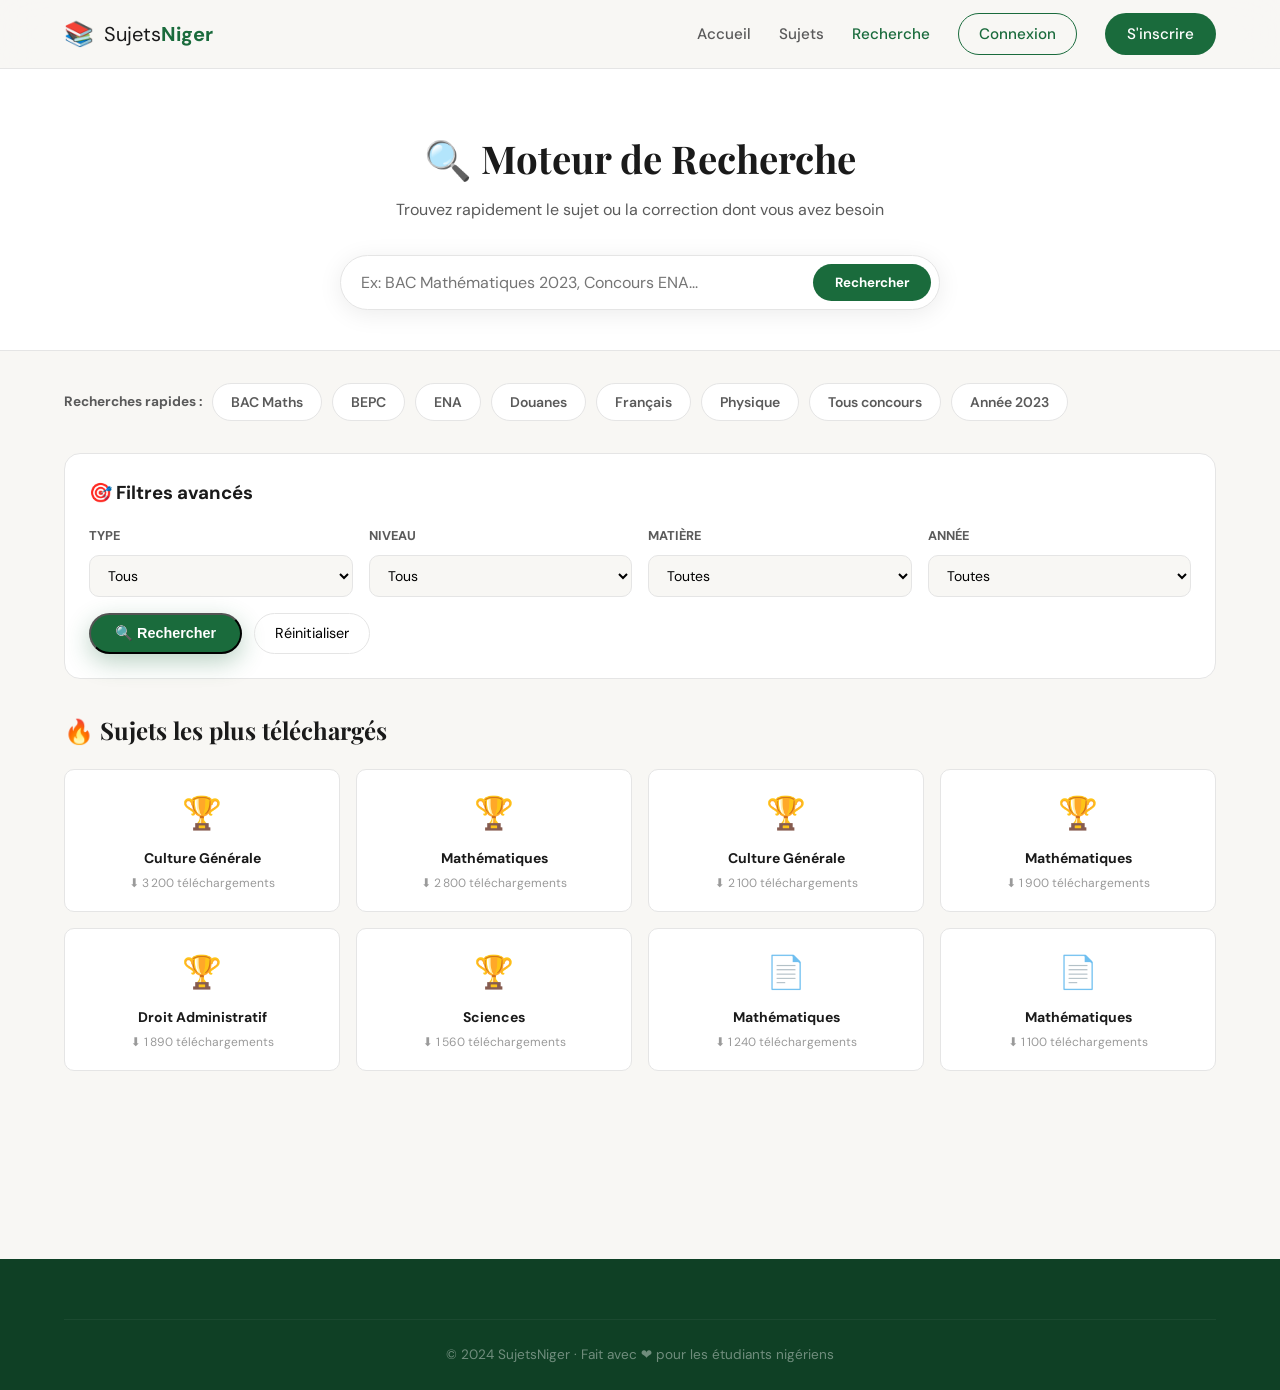
<file: recherche.html>
<!DOCTYPE html>
<html lang="fr">
<head>
  <meta charset="UTF-8">
  <meta name="viewport" content="width=device-width, initial-scale=1.0">
  <title>Recherche — SujetsNiger</title>
  <link rel="stylesheet" href="main.css">
  <link rel="preconnect" href="https://fonts.googleapis.com">
  <link href="https://fonts.googleapis.com/css2?family=Playfair+Display:wght@700;900&family=DM+Sans:wght@300;400;500;600&display=swap" rel="stylesheet">
  <style>
    .search-page { padding-top: 68px; }
    .search-hero {
      background: var(--bg2); border-bottom: 1.5px solid var(--border);
      padding: 60px 24px 40px; text-align: center;
    }
    .search-hero h1 { font-family: var(--font-display); font-size: 2.4rem; margin-bottom: 8px; }
    .search-hero p { color: var(--text2); margin-bottom: 32px; }
    .search-hero .search-bar { max-width: 600px; margin: 0 auto; }

    .search-body { max-width: 1200px; margin: 0 auto; padding: 32px 24px 60px; }

    .quick-chips { display: flex; flex-wrap: wrap; gap: 10px; margin-bottom: 32px; }
    .chip {
      padding: 7px 18px; border-radius: 50px;
      border: 1.5px solid var(--border); background: var(--bg2);
      cursor: pointer; font-size: .875rem; font-weight: 600;
      transition: all .2s; color: var(--text2);
    }
    .chip:hover, .chip.active { background: var(--primary); color: #fff; border-color: var(--primary); }

    .adv-filters {
      background: var(--bg2); border: 1.5px solid var(--border);
      border-radius: var(--radius); padding: 24px; margin-bottom: 32px;
    }
    .adv-filters h3 { font-weight: 700; margin-bottom: 18px; }
    .filters-row { display: grid; grid-template-columns: repeat(4, 1fr); gap: 16px; }
    .adv-filters select {
      width: 100%; padding: 10px 14px; border: 1.5px solid var(--border);
      border-radius: var(--radius-sm); font-family: var(--font-body);
      background: var(--bg); cursor: pointer; outline: none; font-size: .875rem;
    }
    .adv-filters select:focus { border-color: var(--primary); }

    .results-section h2 { font-family: var(--font-display); font-size: 1.5rem; margin-bottom: 20px; }
    .results-grid { display: grid; grid-template-columns: repeat(3, 1fr); gap: 20px; }

    .trending { margin-bottom: 48px; }
    .trending h2 { font-family: var(--font-display); font-size: 1.5rem; margin-bottom: 20px; }
    .trending-grid { display: grid; grid-template-columns: repeat(4, 1fr); gap: 16px; }
    .trending-card {
      background: var(--bg2); border: 1.5px solid var(--border);
      border-radius: var(--radius-sm); padding: 18px; cursor: pointer;
      transition: all .2s; text-align: center;
    }
    .trending-card:hover { border-color: var(--primary); box-shadow: var(--shadow); }
    .trending-card .t-icon { font-size: 2rem; margin-bottom: 8px; }
    .trending-card .t-name { font-weight: 700; font-size: .875rem; color: var(--text); }
    .trending-card .t-count { font-size: .75rem; color: var(--text3); margin-top: 4px; }

    @media(max-width:900px){.results-grid{grid-template-columns:repeat(2,1fr)}.trending-grid{grid-template-columns:repeat(2,1fr)}.filters-row{grid-template-columns:repeat(2,1fr)}}
    @media(max-width:600px){.results-grid{grid-template-columns:1fr}.trending-grid{grid-template-columns:1fr}.filters-row{grid-template-columns:1fr}}
  </style>
</head>
<body>

<nav class="navbar" id="navbar">
  <div class="nav-inner">
    <a href="index.html" class="logo">
      <span class="logo-icon">📚</span>
      <span class="logo-text">Sujets<strong>Niger</strong></span>
    </a>
    <div class="nav-links" id="navLinks">
      <a href="index.html">Accueil</a>
      <a href="sujets.html">Sujets</a>
      <a href="recherche.html" class="active">Recherche</a>
      <a href="login.html" class="btn-outline">Connexion</a>
      <a href="register.html" class="btn-primary">S'inscrire</a>
    </div>
    <button class="burger" id="burger"><span></span><span></span><span></span></button>
  </div>
</nav>

<div class="search-page">
  <div class="search-hero">
    <h1>🔍 Moteur de Recherche</h1>
    <p>Trouvez rapidement le sujet ou la correction dont vous avez besoin</p>
    <div class="search-bar">
      <input type="text" id="mainSearch" placeholder="Ex: BAC Mathématiques 2023, Concours ENA...">
      <button onclick="doSearch()">Rechercher</button>
    </div>
  </div>

  <div class="search-body">
    <!-- QUICK CHIPS -->
    <div class="quick-chips" id="quickChips">
      <span style="font-weight:700;color:var(--text2);align-self:center;font-size:.85rem">Recherches rapides :</span>
      <span class="chip" onclick="quickSearch('BAC Mathématiques')">BAC Maths</span>
      <span class="chip" onclick="quickSearch('BEPC')">BEPC</span>
      <span class="chip" onclick="quickSearch('Concours ENA')">ENA</span>
      <span class="chip" onclick="quickSearch('Douanes')">Douanes</span>
      <span class="chip" onclick="quickSearch('Français')">Français</span>
      <span class="chip" onclick="quickSearch('Physique')">Physique</span>
      <span class="chip" onclick="quickSearch('concours')">Tous concours</span>
      <span class="chip" onclick="quickSearch('2023')">Année 2023</span>
    </div>

    <!-- ADVANCED FILTERS -->
    <div class="adv-filters">
      <h3>🎯 Filtres avancés</h3>
      <div class="filters-row">
        <div>
          <label style="font-size:.8rem;font-weight:700;color:var(--text2);display:block;margin-bottom:8px">TYPE</label>
          <select id="fType">
            <option value="">Tous</option>
            <option value="examen">Examen</option>
            <option value="concours">Concours</option>
          </select>
        </div>
        <div>
          <label style="font-size:.8rem;font-weight:700;color:var(--text2);display:block;margin-bottom:8px">NIVEAU</label>
          <select id="fNiveau">
            <option value="">Tous</option>
            <option>BEPC</option><option>BAC</option><option>BEP</option>
            <option>CAP</option><option>Université</option>
            <option>Fonction Publique</option><option>Grandes Écoles</option>
          </select>
        </div>
        <div>
          <label style="font-size:.8rem;font-weight:700;color:var(--text2);display:block;margin-bottom:8px">MATIÈRE</label>
          <select id="fMatiere"><option value="">Toutes</option></select>
        </div>
        <div>
          <label style="font-size:.8rem;font-weight:700;color:var(--text2);display:block;margin-bottom:8px">ANNÉE</label>
          <select id="fAnnee"><option value="">Toutes</option></select>
        </div>
      </div>
      <div style="margin-top:16px;display:flex;gap:12px">
        <button class="btn-hero-primary" style="padding:10px 24px;font-size:.9rem" onclick="doSearch()">🔍 Rechercher</button>
        <button onclick="resetSearch()" style="padding:10px 20px;border:1.5px solid var(--border);border-radius:50px;background:none;cursor:pointer;font-family:inherit;font-size:.9rem">Réinitialiser</button>
      </div>
    </div>

    <!-- TRENDING -->
    <div class="trending" id="trendingSection">
      <h2>🔥 Sujets les plus téléchargés</h2>
      <div class="trending-grid" id="trendingGrid"></div>
    </div>

    <!-- RESULTS -->
    <div class="results-section" id="resultsSection" style="display:none">
      <h2 id="resultsTitle"></h2>
      <div class="results-grid" id="resultsGrid"></div>
    </div>
  </div>
</div>

<footer class="footer">
  <div class="container">
    <div class="footer-bottom"><p>© 2024 SujetsNiger · Fait avec ❤️ pour les étudiants nigériens</p></div>
  </div>
</footer>

<script src="db.js"></script>
<script src="auth.js"></script>
<script src="main.js"></script>
<script>
// Populate dropdowns
const sujets = DB.getSujets();
const matieres = [...new Set(sujets.map(s=>s.matiere))].sort();
const annees = [...new Set(sujets.map(s=>s.annee))].sort((a,b)=>b-a);

const fMat = document.getElementById('fMatiere');
matieres.forEach(m => { const o = document.createElement('option'); o.value=m; o.textContent=m; fMat.appendChild(o); });

const fAnn = document.getElementById('fAnnee');
annees.forEach(a => { const o = document.createElement('option'); o.value=a; o.textContent=a; fAnn.appendChild(o); });

// Trending
const trending = DB.getSujets().sort((a,b)=>(b.downloads||0)-(a.downloads||0)).slice(0,8);
document.getElementById('trendingGrid').innerHTML = trending.map(s => `
  <div class="trending-card" onclick="quickSearch('${s.matiere}')">
    <div class="t-icon">${s.type==='concours'?'🏆':'📄'}</div>
    <div class="t-name">${s.matiere}</div>
    <div class="t-count">⬇ ${(s.downloads||0).toLocaleString('fr-FR')} téléchargements</div>
  </div>
`).join('');

function doSearch() {
  const q = document.getElementById('mainSearch').value;
  const type = document.getElementById('fType').value;
  const niveau = document.getElementById('fNiveau').value;
  const matiere = document.getElementById('fMatiere').value;
  const annee = document.getElementById('fAnnee').value;

  const results = DB.searchSujets({ q, type, niveau, matiere, annee });

  document.getElementById('trendingSection').style.display = 'none';
  document.getElementById('resultsSection').style.display = 'block';

  const title = q ? `Résultats pour "${q}"` : 'Tous les sujets';
  document.getElementById('resultsTitle').textContent = `${title} (${results.length} résultat${results.length>1?'s':''})`;

  const grid = document.getElementById('resultsGrid');
  if (results.length === 0) {
    grid.innerHTML = `<div style="grid-column:1/-1;text-align:center;padding:60px;color:var(--text2)"><div style="font-size:3rem;margin-bottom:12px">🔍</div><h3>Aucun résultat</h3><p>Essayez avec d'autres termes</p></div>`;
  } else {
    grid.innerHTML = results.map(s => renderSujetCard(s)).join('');
  }
}

function quickSearch(term) {
  document.getElementById('mainSearch').value = term;
  // Remove active from all chips
  document.querySelectorAll('.chip').forEach(c => c.classList.remove('active'));
  event.target.classList.add('active');
  doSearch();
}

function resetSearch() {
  document.getElementById('mainSearch').value = '';
  document.getElementById('fType').value = '';
  document.getElementById('fNiveau').value = '';
  document.getElementById('fMatiere').value = '';
  document.getElementById('fAnnee').value = '';
  document.querySelectorAll('.chip').forEach(c => c.classList.remove('active'));
  document.getElementById('trendingSection').style.display = 'block';
  document.getElementById('resultsSection').style.display = 'none';
}

document.getElementById('mainSearch').addEventListener('keydown', e => { if(e.key==='Enter') doSearch(); });

// Auto-search if URL has param
const params = new URLSearchParams(window.location.search);
if (params.get('q')) {
  document.getElementById('mainSearch').value = params.get('q');
  doSearch();
}
</script>
</body>
</html>
</file>
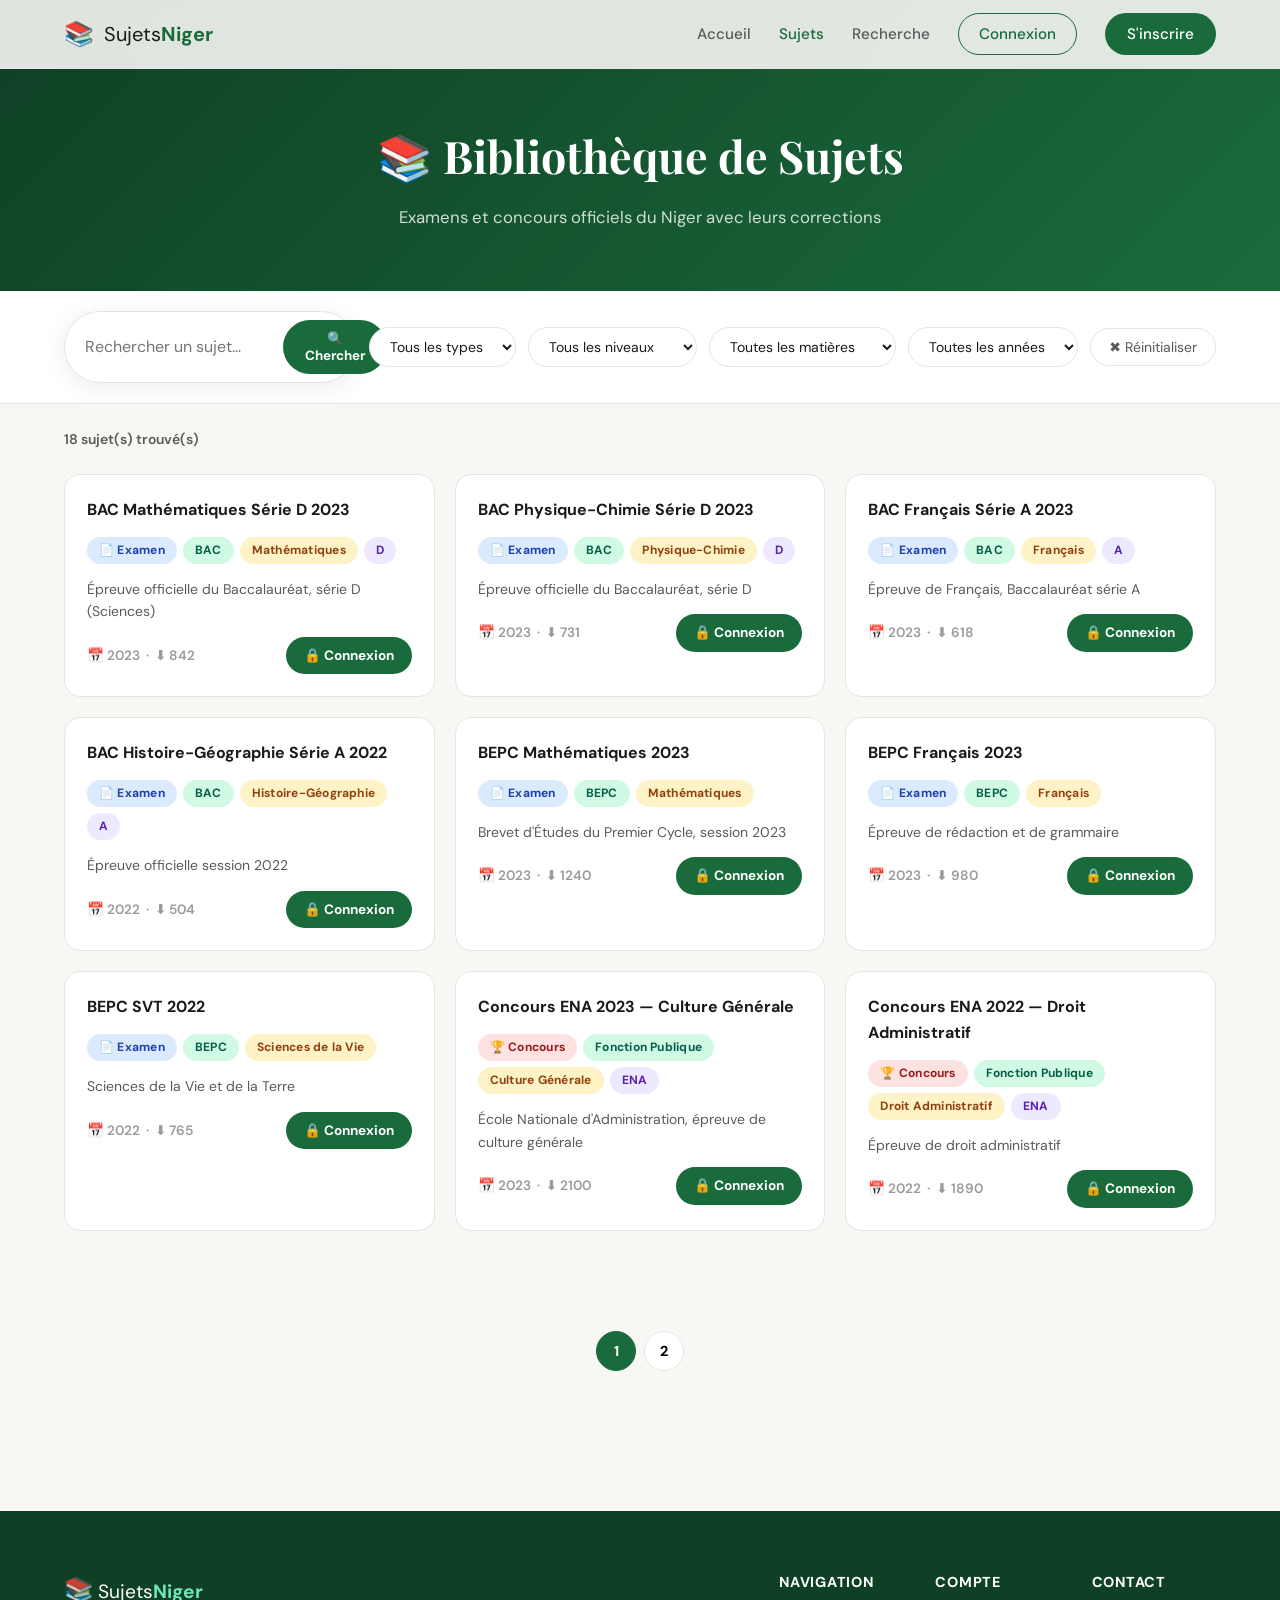
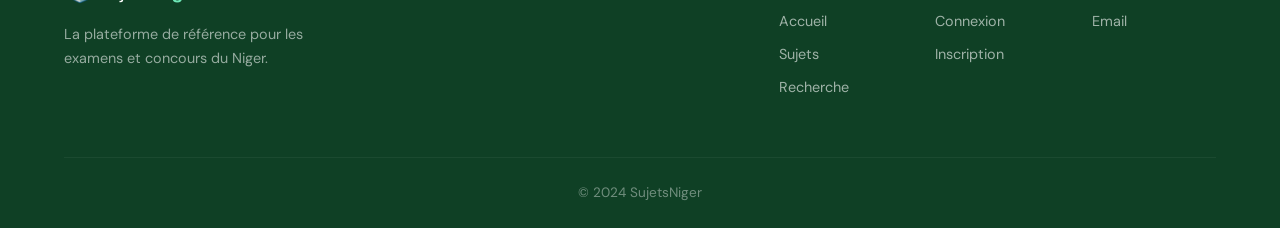
<file: sujets.html>
<!DOCTYPE html>
<html lang="fr">
<head>
  <meta charset="UTF-8">
  <meta name="viewport" content="width=device-width, initial-scale=1.0">
  <title>Sujets — SujetsNiger</title>
  <link rel="stylesheet" href="main.css">
  <link rel="preconnect" href="https://fonts.googleapis.com">
  <link href="https://fonts.googleapis.com/css2?family=Playfair+Display:wght@700;900&family=DM+Sans:wght@300;400;500;600&display=swap" rel="stylesheet">
  <style>
    .page-hero {
      background: linear-gradient(135deg, var(--primary-dark), var(--primary));
      color: #fff; padding: 120px 24px 60px;
      text-align: center;
    }
    .page-hero h1 { font-family: var(--font-display); font-size: 2.8rem; margin-bottom: 12px; }
    .page-hero p { opacity: .8; font-size: 1.05rem; }

    .filters-bar {
      background: var(--bg2); border-bottom: 1.5px solid var(--border);
      padding: 20px 0; position: sticky; top: 68px; z-index: 100;
    }
    .filters-inner {
      max-width: 1200px; margin: 0 auto; padding: 0 24px;
      display: flex; flex-wrap: wrap; gap: 12px; align-items: center;
    }
    .filter-select {
      padding: 9px 16px; border: 1.5px solid var(--border);
      border-radius: 50px; font-family: var(--font-body);
      font-size: .875rem; background: var(--bg2); cursor: pointer;
      outline: none; color: var(--text); transition: border-color .2s;
    }
    .filter-select:focus { border-color: var(--primary); }

    .results-info {
      max-width: 1200px; margin: 24px auto 8px; padding: 0 24px;
      font-size: .875rem; color: var(--text2); font-weight: 600;
    }
    .sujets-grid {
      max-width: 1200px; margin: 0 auto; padding: 16px 24px 60px;
      display: grid; grid-template-columns: repeat(3, 1fr); gap: 20px;
    }
    .empty-state {
      text-align: center; padding: 80px 24px;
      color: var(--text2); grid-column: 1/-1;
    }
    .empty-state .big-emoji { font-size: 4rem; margin-bottom: 16px; }
    .empty-state h3 { font-size: 1.3rem; margin-bottom: 8px; }

    @media(max-width: 900px) { .sujets-grid { grid-template-columns: repeat(2, 1fr); } }
    @media(max-width: 600px) { .sujets-grid { grid-template-columns: 1fr; } }
  </style>
</head>
<body>

<nav class="navbar" id="navbar">
  <div class="nav-inner">
    <a href="index.html" class="logo">
      <span class="logo-icon">📚</span>
      <span class="logo-text">Sujets<strong>Niger</strong></span>
    </a>
    <div class="nav-links" id="navLinks">
      <a href="index.html">Accueil</a>
      <a href="sujets.html" class="active">Sujets</a>
      <a href="recherche.html">Recherche</a>
      <a href="login.html" class="btn-outline">Connexion</a>
      <a href="register.html" class="btn-primary">S'inscrire</a>
    </div>
    <button class="burger" id="burger"><span></span><span></span><span></span></button>
  </div>
</nav>

<div class="page-hero">
  <h1>📚 Bibliothèque de Sujets</h1>
  <p>Examens et concours officiels du Niger avec leurs corrections</p>
</div>

<!-- FILTERS -->
<div class="filters-bar">
  <div class="filters-inner">
    <div class="search-bar" style="flex:1;min-width:240px;max-width:380px">
      <input type="text" id="searchInput" placeholder="Rechercher un sujet...">
      <button onclick="applyFilters()">🔍 Chercher</button>
    </div>

    <select class="filter-select" id="filterType" onchange="applyFilters()">
      <option value="">Tous les types</option>
      <option value="examen">📄 Examens</option>
      <option value="concours">🏆 Concours</option>
    </select>

    <select class="filter-select" id="filterNiveau" onchange="applyFilters()">
      <option value="">Tous les niveaux</option>
      <option value="BEPC">BEPC</option>
      <option value="BAC">BAC</option>
      <option value="BEP">BEP</option>
      <option value="CAP">CAP</option>
      <option value="Université">Université</option>
      <option value="Fonction Publique">Fonction Publique</option>
      <option value="Grandes Écoles">Grandes Écoles</option>
    </select>

    <select class="filter-select" id="filterMatiere" onchange="applyFilters()">
      <option value="">Toutes les matières</option>
    </select>

    <select class="filter-select" id="filterAnnee" onchange="applyFilters()">
      <option value="">Toutes les années</option>
    </select>

    <button onclick="resetFilters()" style="padding:9px 18px;border:1.5px solid var(--border);border-radius:50px;background:none;cursor:pointer;font-family:inherit;font-size:.875rem;color:var(--text2);transition:all .2s" onmouseover="this.style.borderColor='var(--primary)'" onmouseout="this.style.borderColor='var(--border)'">✖ Réinitialiser</button>
  </div>
</div>

<div class="results-info" id="resultsInfo"></div>

<div class="sujets-grid" id="sujetsGrid"></div>

<div class="pagination" id="pagination"></div>

<footer class="footer">
  <div class="container">
    <div class="footer-inner">
      <div class="footer-brand">
        <span class="logo-icon">📚</span>
        <span class="logo-text">Sujets<strong>Niger</strong></span>
        <p>La plateforme de référence pour les examens et concours du Niger.</p>
      </div>
      <div class="footer-links">
        <div class="footer-col"><h4>Navigation</h4><a href="index.html">Accueil</a><a href="sujets.html">Sujets</a><a href="recherche.html">Recherche</a></div>
        <div class="footer-col"><h4>Compte</h4><a href="login.html">Connexion</a><a href="register.html">Inscription</a></div>
        <div class="footer-col"><h4>Contact</h4><a href="mailto:contact@sujetsniger.ne">Email</a></div>
      </div>
    </div>
    <div class="footer-bottom"><p>© 2024 SujetsNiger</p></div>
  </div>
</footer>

<script src="db.js"></script>
<script src="auth.js"></script>
<script src="main.js"></script>
<script>
const PER_PAGE = 9;
let currentPage = 1;
let filteredSujets = [];

function init() {
  // Populate filter dropdowns
  const sujets = DB.getSujets();
  const matieres = [...new Set(sujets.map(s => s.matiere))].sort();
  const annees = [...new Set(sujets.map(s => s.annee))].sort((a,b) => b-a);

  const matiereSelect = document.getElementById('filterMatiere');
  matieres.forEach(m => { const o = document.createElement('option'); o.value = m; o.textContent = m; matiereSelect.appendChild(o); });

  const anneeSelect = document.getElementById('filterAnnee');
  annees.forEach(a => { const o = document.createElement('option'); o.value = a; o.textContent = a; anneeSelect.appendChild(o); });

  // Read URL params
  const params = new URLSearchParams(window.location.search);
  if (params.get('type')) document.getElementById('filterType').value = params.get('type');
  if (params.get('niveau')) document.getElementById('filterNiveau').value = params.get('niveau');

  applyFilters();
}

function applyFilters() {
  currentPage = 1;
  const q = document.getElementById('searchInput').value;
  const type = document.getElementById('filterType').value;
  const niveau = document.getElementById('filterNiveau').value;
  const matiere = document.getElementById('filterMatiere').value;
  const annee = document.getElementById('filterAnnee').value;

  filteredSujets = DB.searchSujets({ q, type, niveau, matiere, annee });
  renderPage();
}

function resetFilters() {
  document.getElementById('searchInput').value = '';
  document.getElementById('filterType').value = '';
  document.getElementById('filterNiveau').value = '';
  document.getElementById('filterMatiere').value = '';
  document.getElementById('filterAnnee').value = '';
  applyFilters();
}

function renderPage() {
  const grid = document.getElementById('sujetsGrid');
  const info = document.getElementById('resultsInfo');
  const start = (currentPage - 1) * PER_PAGE;
  const page = filteredSujets.slice(start, start + PER_PAGE);

  info.textContent = `${filteredSujets.length} sujet(s) trouvé(s)`;

  if (filteredSujets.length === 0) {
    grid.innerHTML = `<div class="empty-state"><div class="big-emoji">🔍</div><h3>Aucun résultat</h3><p>Essayez d'autres filtres ou termes de recherche</p></div>`;
    document.getElementById('pagination').innerHTML = '';
    return;
  }

  grid.innerHTML = page.map(s => renderSujetCard(s)).join('');

  // Pagination
  const totalPages = Math.ceil(filteredSujets.length / PER_PAGE);
  const pag = document.getElementById('pagination');
  if (totalPages <= 1) { pag.innerHTML = ''; return; }

  let html = '';
  for (let i = 1; i <= totalPages; i++) {
    html += `<button class="page-btn ${i === currentPage ? 'active' : ''}" onclick="goPage(${i})">${i}</button>`;
  }
  pag.innerHTML = html;
  pag.style.paddingBottom = '60px';
}

function goPage(p) {
  currentPage = p;
  renderPage();
  window.scrollTo({ top: 280, behavior: 'smooth' });
}

document.getElementById('searchInput').addEventListener('keydown', e => { if (e.key === 'Enter') applyFilters(); });

init();
</script>
</body>
</html>
</file>
<file: main.css>
/* ===== RESET & VARS ===== */
*, *::before, *::after { box-sizing: border-box; margin: 0; padding: 0; }

:root {
  --primary: #1a6b3c;
  --primary-light: #22a85a;
  --primary-dark: #0f4025;
  --accent: #f59e0b;
  --accent2: #ef4444;
  --bg: #f8f7f4;
  --bg2: #ffffff;
  --text: #1a1a1a;
  --text2: #5a5a5a;
  --text3: #9a9a9a;
  --border: #e5e5e5;
  --shadow: 0 4px 24px rgba(0,0,0,.08);
  --shadow-lg: 0 12px 48px rgba(0,0,0,.14);
  --radius: 16px;
  --radius-sm: 10px;
  --font-display: 'Playfair Display', Georgia, serif;
  --font-body: 'DM Sans', system-ui, sans-serif;
}

html { scroll-behavior: smooth; }

body {
  font-family: var(--font-body);
  background: var(--bg);
  color: var(--text);
  line-height: 1.6;
  overflow-x: hidden;
}

.container {
  max-width: 1200px;
  margin: 0 auto;
  padding: 0 24px;
}

/* ===== NAVBAR ===== */
.navbar {
  position: fixed;
  top: 0; left: 0; right: 0;
  z-index: 1000;
  background: rgba(248,247,244,0.9);
  backdrop-filter: blur(20px);
  border-bottom: 1px solid var(--border);
  transition: box-shadow .3s;
}
.navbar.scrolled { box-shadow: var(--shadow); }
.nav-inner {
  max-width: 1200px;
  margin: 0 auto;
  padding: 0 24px;
  height: 68px;
  display: flex;
  align-items: center;
  justify-content: space-between;
}
.logo {
  display: flex; align-items: center; gap: 10px;
  text-decoration: none; color: var(--text);
  font-size: 1.25rem;
}
.logo-icon { font-size: 1.5rem; }
.logo-text strong { color: var(--primary); }

.nav-links {
  display: flex; align-items: center; gap: 28px;
}
.nav-links a {
  text-decoration: none;
  color: var(--text2);
  font-weight: 500;
  font-size: .95rem;
  transition: color .2s;
}
.nav-links a:hover, .nav-links a.active { color: var(--primary); }

.btn-outline {
  border: 1.5px solid var(--primary) !important;
  color: var(--primary) !important;
  padding: 8px 20px;
  border-radius: 50px;
  transition: all .2s !important;
}
.btn-outline:hover { background: var(--primary); color: #fff !important; }

.btn-primary {
  background: var(--primary);
  color: #fff !important;
  padding: 9px 22px;
  border-radius: 50px;
  font-weight: 600;
  transition: all .2s !important;
}
.btn-primary:hover { background: var(--primary-light); transform: translateY(-1px); }

.burger {
  display: none;
  flex-direction: column; gap: 5px;
  background: none; border: none; cursor: pointer;
  padding: 6px;
}
.burger span {
  display: block; width: 24px; height: 2px;
  background: var(--text);
  border-radius: 2px;
  transition: all .3s;
}

/* ===== BUTTONS ===== */
.btn-hero-primary {
  display: inline-flex; align-items: center; gap: 8px;
  background: var(--primary);
  color: #fff;
  padding: 14px 32px;
  border-radius: 50px;
  font-weight: 700;
  font-size: 1rem;
  text-decoration: none;
  transition: all .25s;
  box-shadow: 0 8px 24px rgba(26,107,60,.3);
}
.btn-hero-primary:hover { background: var(--primary-light); transform: translateY(-2px); box-shadow: 0 12px 32px rgba(26,107,60,.4); }

.btn-hero-ghost {
  display: inline-flex; align-items: center;
  color: var(--text2);
  padding: 14px 28px;
  border-radius: 50px;
  font-weight: 600;
  font-size: 1rem;
  text-decoration: none;
  border: 1.5px solid var(--border);
  transition: all .25s;
}
.btn-hero-ghost:hover { border-color: var(--primary); color: var(--primary); background: rgba(26,107,60,.04); }

/* ===== FORM SHARED ===== */
.form-group { margin-bottom: 20px; }
.form-group label {
  display: block; font-weight: 600; font-size: .875rem;
  margin-bottom: 8px; color: var(--text);
}
.form-group input,
.form-group select,
.form-group textarea {
  width: 100%;
  padding: 12px 16px;
  border: 1.5px solid var(--border);
  border-radius: var(--radius-sm);
  font-family: var(--font-body);
  font-size: .95rem;
  background: var(--bg2);
  color: var(--text);
  transition: border-color .2s, box-shadow .2s;
  outline: none;
}
.form-group input:focus,
.form-group select:focus,
.form-group textarea:focus {
  border-color: var(--primary);
  box-shadow: 0 0 0 3px rgba(26,107,60,.12);
}
.form-group textarea { resize: vertical; min-height: 100px; }
.form-group .input-icon { position: relative; }
.form-group .input-icon input { padding-left: 44px; }
.form-group .input-icon .icon {
  position: absolute; left: 14px; top: 50%; transform: translateY(-50%);
  font-size: 1.1rem; pointer-events: none;
}

/* ===== BADGES ===== */
.badge {
  display: inline-flex; align-items: center;
  padding: 4px 12px; border-radius: 50px;
  font-size: .75rem; font-weight: 700;
  letter-spacing: .02em;
}
.badge-green { background: #d1fae5; color: #065f46; }
.badge-blue { background: #dbeafe; color: #1e40af; }
.badge-yellow { background: #fef3c7; color: #92400e; }
.badge-red { background: #fee2e2; color: #991b1b; }
.badge-purple { background: #ede9fe; color: #5b21b6; }

/* ===== ALERTS ===== */
.alert {
  padding: 14px 18px;
  border-radius: var(--radius-sm);
  margin-bottom: 16px;
  font-size: .9rem;
  font-weight: 500;
  display: none;
}
.alert.show { display: flex; align-items: center; gap: 10px; }
.alert-success { background: #d1fae5; color: #065f46; border: 1px solid #6ee7b7; }
.alert-error { background: #fee2e2; color: #991b1b; border: 1px solid #fca5a5; }
.alert-info { background: #dbeafe; color: #1e40af; border: 1px solid #93c5fd; }

/* ===== SECTION HEADER ===== */
.section-header {
  text-align: center;
  margin-bottom: 48px;
}
.section-header h2 {
  font-family: var(--font-display);
  font-size: clamp(1.8rem, 4vw, 2.6rem);
  color: var(--text);
  margin-bottom: 12px;
}
.section-header p { color: var(--text2); font-size: 1.05rem; max-width: 560px; margin: 0 auto; }

/* ===== SEARCH BAR ===== */
.search-bar {
  display: flex; align-items: center;
  background: var(--bg2);
  border: 1.5px solid var(--border);
  border-radius: 50px;
  padding: 8px 8px 8px 20px;
  gap: 8px;
  box-shadow: var(--shadow);
  transition: border-color .2s, box-shadow .2s;
}
.search-bar:focus-within {
  border-color: var(--primary);
  box-shadow: 0 0 0 4px rgba(26,107,60,.1);
}
.search-bar input {
  flex: 1; border: none; background: none;
  font-family: var(--font-body); font-size: 1rem;
  color: var(--text); outline: none;
}
.search-bar button {
  background: var(--primary); color: #fff;
  border: none; border-radius: 50px;
  padding: 10px 22px; font-weight: 700;
  cursor: pointer; transition: background .2s;
  font-family: var(--font-body);
}
.search-bar button:hover { background: var(--primary-light); }

/* ===== SUJET CARD ===== */
.sujet-card {
  background: var(--bg2);
  border: 1.5px solid var(--border);
  border-radius: var(--radius);
  padding: 22px;
  transition: all .25s;
  display: flex; flex-direction: column; gap: 14px;
  position: relative;
  overflow: hidden;
}
.sujet-card::before {
  content: '';
  position: absolute; top: 0; left: 0;
  width: 4px; height: 100%;
  background: var(--primary);
  transform: scaleY(0);
  transition: transform .25s;
  transform-origin: bottom;
}
.sujet-card:hover { box-shadow: var(--shadow-lg); transform: translateY(-3px); border-color: transparent; }
.sujet-card:hover::before { transform: scaleY(1); }

.sujet-card-header { display: flex; justify-content: space-between; align-items: flex-start; gap: 12px; }
.sujet-card-title { font-weight: 700; font-size: 1rem; color: var(--text); }
.sujet-card-meta { display: flex; flex-wrap: wrap; gap: 6px; }
.sujet-card-footer { display: flex; justify-content: space-between; align-items: center; }
.sujet-card-year { font-size: .85rem; color: var(--text3); font-weight: 600; }

.btn-download {
  display: inline-flex; align-items: center; gap: 6px;
  background: var(--primary); color: #fff;
  padding: 8px 18px; border-radius: 50px;
  font-size: .85rem; font-weight: 700;
  text-decoration: none;
  border: none; cursor: pointer;
  font-family: var(--font-body);
  transition: all .2s;
}
.btn-download:hover { background: var(--primary-light); transform: translateY(-1px); }
.btn-download.correction { background: #f59e0b; }
.btn-download.correction:hover { background: #d97706; }

/* ===== PAGINATION ===== */
.pagination {
  display: flex; justify-content: center; gap: 8px;
  margin-top: 40px;
}
.page-btn {
  width: 40px; height: 40px;
  border-radius: 50%; border: 1.5px solid var(--border);
  background: var(--bg2); cursor: pointer;
  font-weight: 700; font-size: .9rem;
  transition: all .2s;
  font-family: var(--font-body);
}
.page-btn:hover, .page-btn.active {
  background: var(--primary); color: #fff; border-color: var(--primary);
}

/* ===== FOOTER ===== */
.footer {
  background: var(--primary-dark);
  color: rgba(255,255,255,.8);
  padding: 60px 0 24px;
  margin-top: 80px;
}
.footer-inner {
  display: grid; grid-template-columns: 1.5fr 1fr;
  gap: 60px; margin-bottom: 48px;
}
.footer-brand .logo-text { color: #fff; font-size: 1.2rem; }
.footer-brand .logo-text strong { color: #6ee7b7; }
.footer-brand p { margin-top: 14px; font-size: .9rem; opacity: .7; max-width: 300px; }
.footer-links { display: grid; grid-template-columns: repeat(3, 1fr); gap: 32px; }
.footer-col h4 { color: #fff; font-weight: 700; margin-bottom: 16px; font-size: .9rem; text-transform: uppercase; letter-spacing: .05em; }
.footer-col a { display: block; color: rgba(255,255,255,.6); text-decoration: none; font-size: .9rem; margin-bottom: 10px; transition: color .2s; }
.footer-col a:hover { color: #6ee7b7; }
.footer-bottom {
  border-top: 1px solid rgba(255,255,255,.1);
  padding-top: 24px; text-align: center;
  font-size: .85rem; opacity: .5;
}

/* ===== AUTH PAGES ===== */
.auth-page {
  min-height: 100vh;
  display: flex; align-items: center; justify-content: center;
  padding: 100px 24px 40px;
  background: var(--bg);
}
.auth-card {
  width: 100%; max-width: 460px;
  background: var(--bg2);
  border: 1.5px solid var(--border);
  border-radius: 24px;
  padding: 40px;
  box-shadow: var(--shadow-lg);
}
.auth-header { text-align: center; margin-bottom: 32px; }
.auth-header h1 { font-family: var(--font-display); font-size: 2rem; margin-bottom: 8px; }
.auth-header p { color: var(--text2); font-size: .95rem; }
.auth-footer { text-align: center; margin-top: 24px; font-size: .9rem; color: var(--text2); }
.auth-footer a { color: var(--primary); font-weight: 600; text-decoration: none; }
.auth-footer a:hover { text-decoration: underline; }

.btn-submit {
  width: 100%;
  padding: 14px;
  background: var(--primary);
  color: #fff;
  border: none;
  border-radius: 50px;
  font-family: var(--font-body);
  font-size: 1rem;
  font-weight: 700;
  cursor: pointer;
  transition: all .25s;
  margin-top: 8px;
}
.btn-submit:hover { background: var(--primary-light); transform: translateY(-1px); }
.btn-submit:active { transform: translateY(0); }

/* ===== LOADER ===== */
.loader {
  display: inline-block; width: 20px; height: 20px;
  border: 2.5px solid rgba(255,255,255,.3);
  border-top-color: #fff;
  border-radius: 50%;
  animation: spin .7s linear infinite;
  vertical-align: middle;
}
@keyframes spin { to { transform: rotate(360deg); } }

/* ===== GRADIENT TEXT ===== */
.gradient-text {
  background: linear-gradient(135deg, var(--primary-light), var(--accent));
  -webkit-background-clip: text;
  -webkit-text-fill-color: transparent;
  background-clip: text;
}

/* ===== DASHBOARD ===== */
.dashboard-page {
  min-height: 100vh;
  padding-top: 68px;
  display: flex;
}
.sidebar {
  width: 260px; min-height: calc(100vh - 68px);
  background: var(--bg2);
  border-right: 1.5px solid var(--border);
  padding: 32px 16px;
  position: sticky; top: 68px;
  height: calc(100vh - 68px);
  overflow-y: auto;
  flex-shrink: 0;
}
.sidebar-user {
  padding: 16px; background: var(--primary);
  border-radius: var(--radius); color: #fff;
  margin-bottom: 24px;
}
.sidebar-user strong { display: block; font-size: 1rem; }
.sidebar-user span { font-size: .8rem; opacity: .8; }
.sidebar-nav a {
  display: flex; align-items: center; gap: 12px;
  padding: 11px 14px; border-radius: var(--radius-sm);
  text-decoration: none; color: var(--text2);
  font-weight: 500; font-size: .95rem;
  margin-bottom: 4px; transition: all .2s;
}
.sidebar-nav a:hover, .sidebar-nav a.active {
  background: rgba(26,107,60,.08); color: var(--primary);
}
.sidebar-nav a .nav-icon { font-size: 1.1rem; width: 20px; text-align: center; }

.main-content { flex: 1; padding: 32px; overflow-x: hidden; }
.page-title { font-family: var(--font-display); font-size: 1.8rem; margin-bottom: 24px; }

/* ===== STATS CARDS ===== */
.stats-row { display: grid; grid-template-columns: repeat(auto-fit, minmax(200px, 1fr)); gap: 20px; margin-bottom: 32px; }
.stat-card {
  background: var(--bg2); border: 1.5px solid var(--border);
  border-radius: var(--radius); padding: 24px;
  display: flex; align-items: center; gap: 16px;
}
.stat-icon { font-size: 2rem; }
.stat-label { font-size: .85rem; color: var(--text2); margin-bottom: 4px; }
.stat-value { font-size: 1.6rem; font-weight: 800; color: var(--text); }

/* ===== TABLE ===== */
.data-table {
  width: 100%; border-collapse: collapse;
  font-size: .9rem;
}
.data-table th {
  background: var(--bg); text-align: left;
  padding: 12px 16px; font-weight: 700;
  color: var(--text2); font-size: .8rem;
  text-transform: uppercase; letter-spacing: .05em;
  border-bottom: 1.5px solid var(--border);
}
.data-table td {
  padding: 14px 16px;
  border-bottom: 1px solid var(--border);
  vertical-align: middle;
}
.data-table tr:last-child td { border-bottom: none; }
.data-table tr:hover td { background: rgba(26,107,60,.03); }
.table-wrap {
  background: var(--bg2); border: 1.5px solid var(--border);
  border-radius: var(--radius); overflow: hidden;
}

/* ===== ACTION BUTTONS ===== */
.btn-action {
  padding: 6px 14px; border-radius: 50px;
  border: 1.5px solid; font-size: .8rem;
  font-weight: 700; cursor: pointer;
  font-family: var(--font-body); transition: all .2s;
  text-decoration: none; display: inline-flex; align-items: center; gap: 4px;
}
.btn-edit { color: var(--primary); border-color: var(--primary); background: none; }
.btn-edit:hover { background: var(--primary); color: #fff; }
.btn-delete { color: var(--accent2); border-color: var(--accent2); background: none; }
.btn-delete:hover { background: var(--accent2); color: #fff; }

/* ===== MODAL ===== */
.modal-overlay {
  position: fixed; inset: 0; background: rgba(0,0,0,.5);
  z-index: 2000; display: flex; align-items: center; justify-content: center;
  padding: 24px; opacity: 0; pointer-events: none; transition: opacity .25s;
}
.modal-overlay.open { opacity: 1; pointer-events: all; }
.modal {
  background: var(--bg2); border-radius: 24px;
  padding: 36px; width: 100%; max-width: 560px;
  max-height: 90vh; overflow-y: auto;
  transform: scale(.95) translateY(20px);
  transition: transform .25s;
  box-shadow: var(--shadow-lg);
}
.modal-overlay.open .modal { transform: scale(1) translateY(0); }
.modal-header { display: flex; justify-content: space-between; align-items: center; margin-bottom: 28px; }
.modal-header h2 { font-family: var(--font-display); font-size: 1.5rem; }
.modal-close { background: none; border: none; font-size: 1.5rem; cursor: pointer; opacity: .5; transition: opacity .2s; }
.modal-close:hover { opacity: 1; }

/* ===== RESPONSIVE ===== */
@media(max-width: 900px) {
  .nav-links { display: none; position: absolute; top: 68px; left: 0; right: 0; background: var(--bg2); flex-direction: column; align-items: stretch; padding: 16px 24px 24px; border-bottom: 1.5px solid var(--border); gap: 8px; box-shadow: var(--shadow); }
  .nav-links.open { display: flex; }
  .burger { display: flex; }
  .sidebar { display: none; }
  .footer-inner { grid-template-columns: 1fr; gap: 32px; }
  .footer-links { grid-template-columns: repeat(2, 1fr); }
}
@media(max-width: 600px) {
  .main-content { padding: 20px 16px; }
  .auth-card { padding: 28px 20px; }
}
</file>
<file: home.css>
/* ===== HERO ===== */
.hero {
  min-height: 100vh;
  display: grid;
  grid-template-columns: 1fr 1fr;
  align-items: center;
  gap: 60px;
  padding: 120px 80px 80px;
  position: relative;
  overflow: hidden;
}
.hero-bg { position: absolute; inset: 0; z-index: 0; }
.orb {
  position: absolute; border-radius: 50%;
  filter: blur(80px); opacity: .18;
}
.orb1 { width: 500px; height: 500px; background: #22a85a; top: -100px; left: -100px; }
.orb2 { width: 400px; height: 400px; background: #f59e0b; bottom: -80px; right: 0; }
.orb3 { width: 300px; height: 300px; background: #6366f1; top: 50%; left: 50%; }
.grid-pattern {
  position: absolute; inset: 0;
  background-image: linear-gradient(rgba(26,107,60,.04) 1px, transparent 1px),
    linear-gradient(90deg, rgba(26,107,60,.04) 1px, transparent 1px);
  background-size: 40px 40px;
}

.hero-content { position: relative; z-index: 1; }
.hero-badge {
  display: inline-flex; align-items: center; gap: 8px;
  background: rgba(26,107,60,.1); color: var(--primary);
  border: 1px solid rgba(26,107,60,.2);
  padding: 8px 18px; border-radius: 50px;
  font-size: .875rem; font-weight: 700;
  margin-bottom: 28px;
  animation: fadeUp .6s ease both;
}
.hero-title {
  font-family: var(--font-display);
  font-size: clamp(2.4rem, 5vw, 3.8rem);
  font-weight: 900;
  line-height: 1.1;
  margin-bottom: 24px;
  animation: fadeUp .6s ease .1s both;
}
.hero-sub {
  font-size: 1.1rem; color: var(--text2);
  max-width: 480px; line-height: 1.7;
  margin-bottom: 36px;
  animation: fadeUp .6s ease .2s both;
}
.hero-actions {
  display: flex; align-items: center; gap: 16px;
  flex-wrap: wrap;
  animation: fadeUp .6s ease .3s both;
}
.hero-stats {
  display: flex; align-items: center; gap: 32px;
  margin-top: 48px;
  animation: fadeUp .6s ease .4s both;
}
.hero-stats .stat { text-align: center; }
.hero-stats .stat strong { display: block; font-size: 2rem; font-weight: 900; color: var(--primary); }
.hero-stats .stat span { font-size: .85rem; color: var(--text3); font-weight: 600; }
.stat-sep { width: 1px; height: 48px; background: var(--border); }

.hero-visual {
  position: relative; z-index: 1;
  animation: fadeUp .6s ease .2s both;
}
.hero-phone {
  width: 260px; margin: 0 auto;
  background: #1a1a2e;
  border-radius: 36px;
  padding: 24px 20px;
  box-shadow: 0 32px 80px rgba(0,0,0,.25);
  border: 2px solid rgba(255,255,255,.1);
}
.phone-header {
  color: #6ee7b7; font-weight: 800; font-size: 1rem;
  text-align: center; margin-bottom: 20px;
  padding-bottom: 16px; border-bottom: 1px solid rgba(255,255,255,.1);
}
.phone-item {
  padding: 12px 14px; border-radius: 12px;
  color: rgba(255,255,255,.7); font-size: .85rem;
  margin-bottom: 8px; transition: all .2s;
  cursor: default;
}
.phone-item.active {
  background: rgba(34,168,90,.15);
  color: #6ee7b7; font-weight: 600;
  border: 1px solid rgba(34,168,90,.3);
}
.phone-item:hover {
  background: rgba(255,255,255,.05);
  color: rgba(255,255,255,.9);
}

.card-float {
  position: absolute;
  background: var(--bg2);
  border: 1.5px solid var(--border);
  border-radius: 16px;
  padding: 14px 18px;
  display: flex; align-items: center; gap: 12px;
  box-shadow: var(--shadow-lg);
  font-size: .85rem;
  animation: float 3s ease-in-out infinite;
}
.card-float .card-emoji { font-size: 1.8rem; }
.card-float .card-title { font-weight: 700; color: var(--text); }
.card-float .card-sub { color: var(--text3); font-size: .78rem; }

.card-f1 { top: -20px; left: -40px; animation-delay: 0s; }
.card-f2 { top: 40%; right: -30px; animation-delay: 1s; }
.card-f3 { bottom: 0; left: 10px; animation-delay: 2s; }

@keyframes float {
  0%, 100% { transform: translateY(0); }
  50% { transform: translateY(-10px); }
}

/* ===== FEATURES ===== */
.features { padding: 100px 0; }
.features-grid {
  display: grid;
  grid-template-columns: repeat(3, 1fr);
  gap: 24px;
}
.feature-card {
  background: var(--bg2);
  border: 1.5px solid var(--border);
  border-radius: var(--radius);
  padding: 32px;
  transition: all .3s;
}
.feature-card:hover { box-shadow: var(--shadow-lg); transform: translateY(-4px); }
.feature-card.featured {
  background: var(--primary);
  color: #fff;
  border-color: var(--primary);
}
.feature-card.featured p { opacity: .85; }
.feature-icon { font-size: 2.5rem; margin-bottom: 18px; }
.feature-card h3 { font-size: 1.1rem; font-weight: 700; margin-bottom: 10px; }
.feature-card p { font-size: .9rem; color: var(--text2); line-height: 1.6; }
.feature-card.featured p { color: rgba(255,255,255,.85); }

/* ===== CATEGORIES ===== */
.categories { padding: 80px 0; background: var(--bg2); }
.cat-grid {
  display: grid;
  grid-template-columns: repeat(3, 1fr);
  gap: 20px;
}
.cat-card {
  position: relative; overflow: hidden;
  border-radius: var(--radius);
  padding: 32px 24px;
  text-decoration: none; color: var(--text);
  border: 1.5px solid var(--border);
  transition: all .3s;
  background: var(--bg);
}
.cat-bg {
  position: absolute; inset: 0;
  background: var(--c);
  opacity: 0; transition: opacity .3s;
}
.cat-card:hover .cat-bg { opacity: .06; }
.cat-card:hover { transform: translateY(-4px); box-shadow: var(--shadow-lg); border-color: transparent; }
.cat-icon { font-size: 2.5rem; display: block; margin-bottom: 14px; position: relative; z-index: 1; }
.cat-card h3 { font-weight: 800; font-size: 1.2rem; position: relative; z-index: 1; margin-bottom: 6px; }
.cat-card p { font-size: .875rem; color: var(--text2); position: relative; z-index: 1; }

/* ===== RECENT ===== */
.recent { padding: 80px 0; }
.section-header { display: flex; justify-content: space-between; align-items: center; flex-wrap: wrap; gap: 16px; }
.section-header.center { justify-content: center; }
.see-all { color: var(--primary); font-weight: 700; text-decoration: none; font-size: .9rem; }
.see-all:hover { text-decoration: underline; }
.recent-grid { display: grid; grid-template-columns: repeat(3, 1fr); gap: 20px; }

/* ===== CTA ===== */
.cta-section { padding: 80px 0; }
.cta-box {
  background: linear-gradient(135deg, var(--primary-dark), var(--primary));
  border-radius: 24px; padding: 64px;
  text-align: center; color: #fff;
}
.cta-box h2 { font-family: var(--font-display); font-size: 2.4rem; margin-bottom: 12px; }
.cta-box p { opacity: .8; font-size: 1.1rem; margin-bottom: 32px; }
.cta-box .btn-hero-primary { background: #fff; color: var(--primary); }
.cta-box .btn-hero-primary:hover { background: #f0fdf4; }

/* ===== ANIMATIONS ===== */
@keyframes fadeUp {
  from { opacity: 0; transform: translateY(24px); }
  to { opacity: 1; transform: translateY(0); }
}

/* ===== RESPONSIVE HOME ===== */
@media(max-width: 1100px) {
  .hero { grid-template-columns: 1fr; padding: 120px 40px 60px; text-align: center; }
  .hero-content { display: flex; flex-direction: column; align-items: center; }
  .hero-visual { display: none; }
  .hero-stats { justify-content: center; }
  .features-grid { grid-template-columns: repeat(2, 1fr); }
  .cat-grid { grid-template-columns: repeat(2, 1fr); }
  .recent-grid { grid-template-columns: repeat(2, 1fr); }
}
@media(max-width: 700px) {
  .hero { padding: 100px 20px 48px; }
  .features-grid { grid-template-columns: 1fr; }
  .cat-grid { grid-template-columns: 1fr; }
  .recent-grid { grid-template-columns: 1fr; }
  .cta-box { padding: 40px 24px; }
  .footer-links { grid-template-columns: 1fr; }
}
</file>
